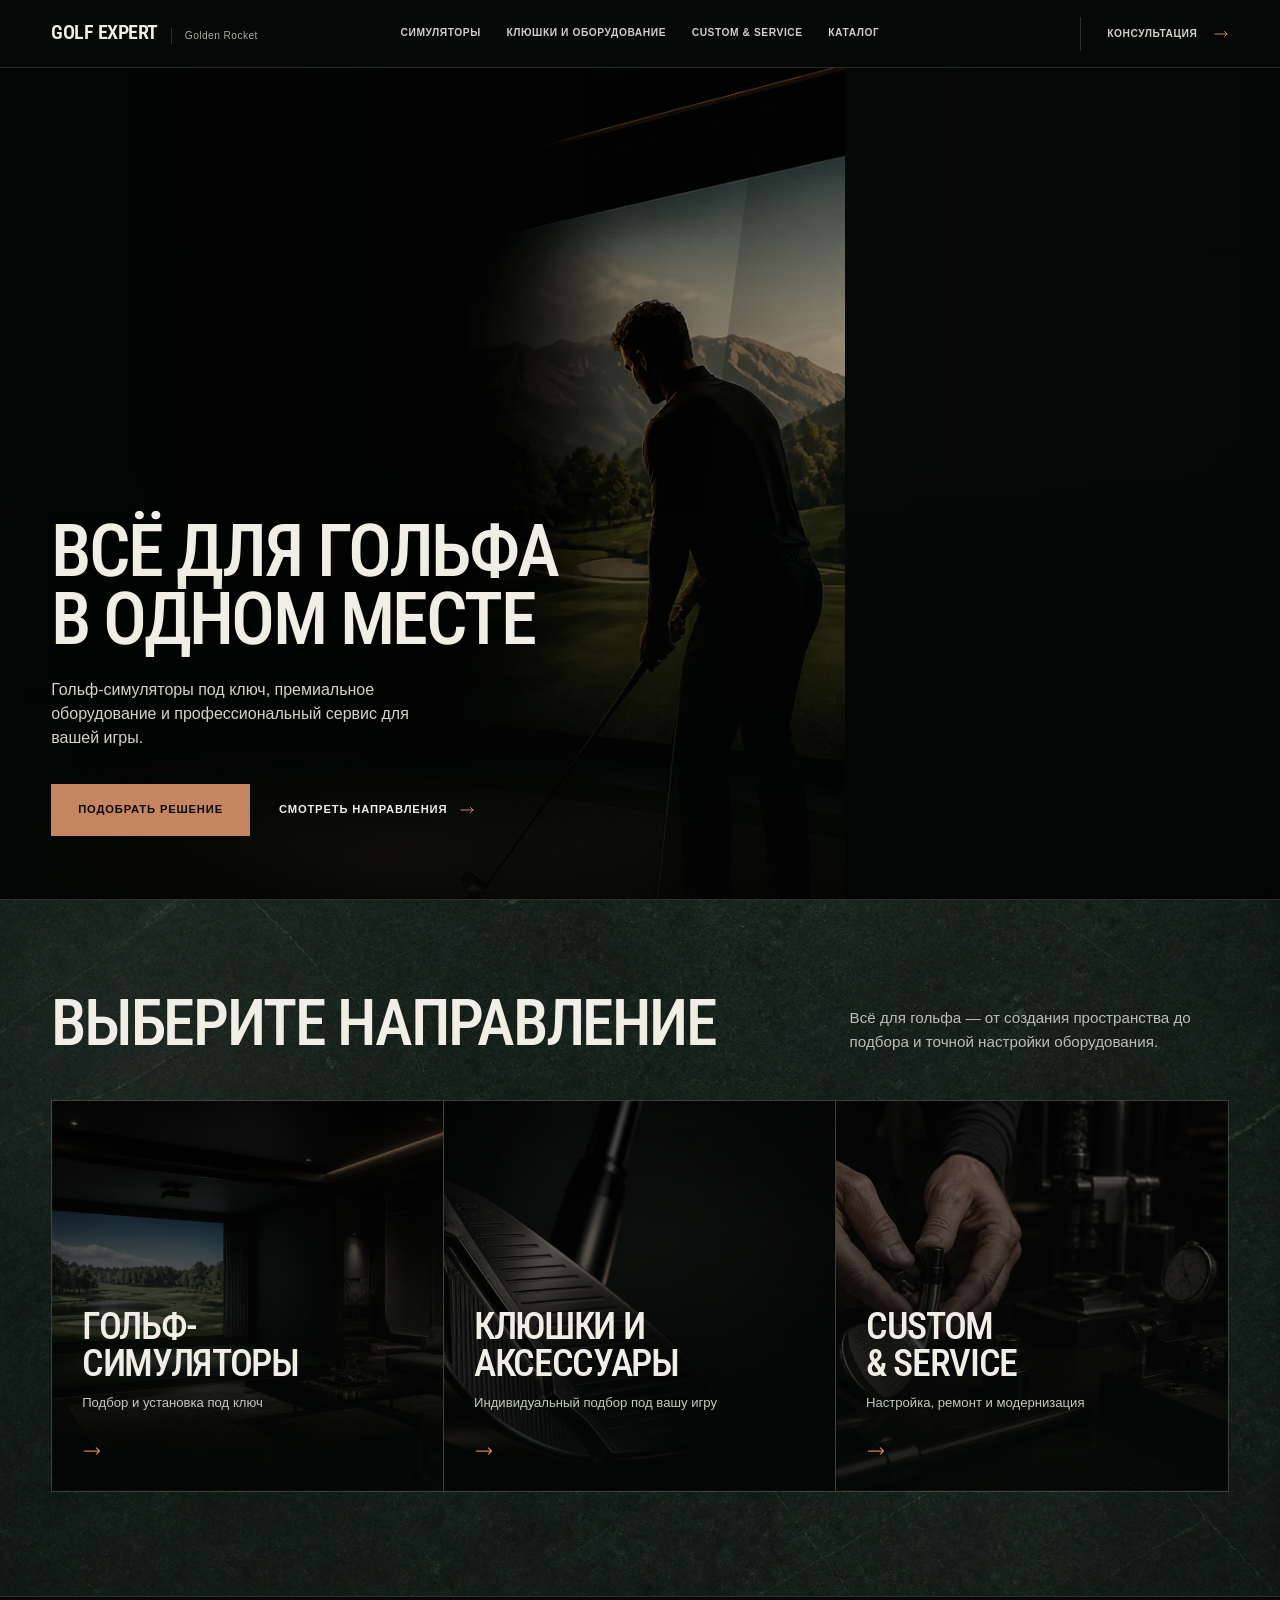
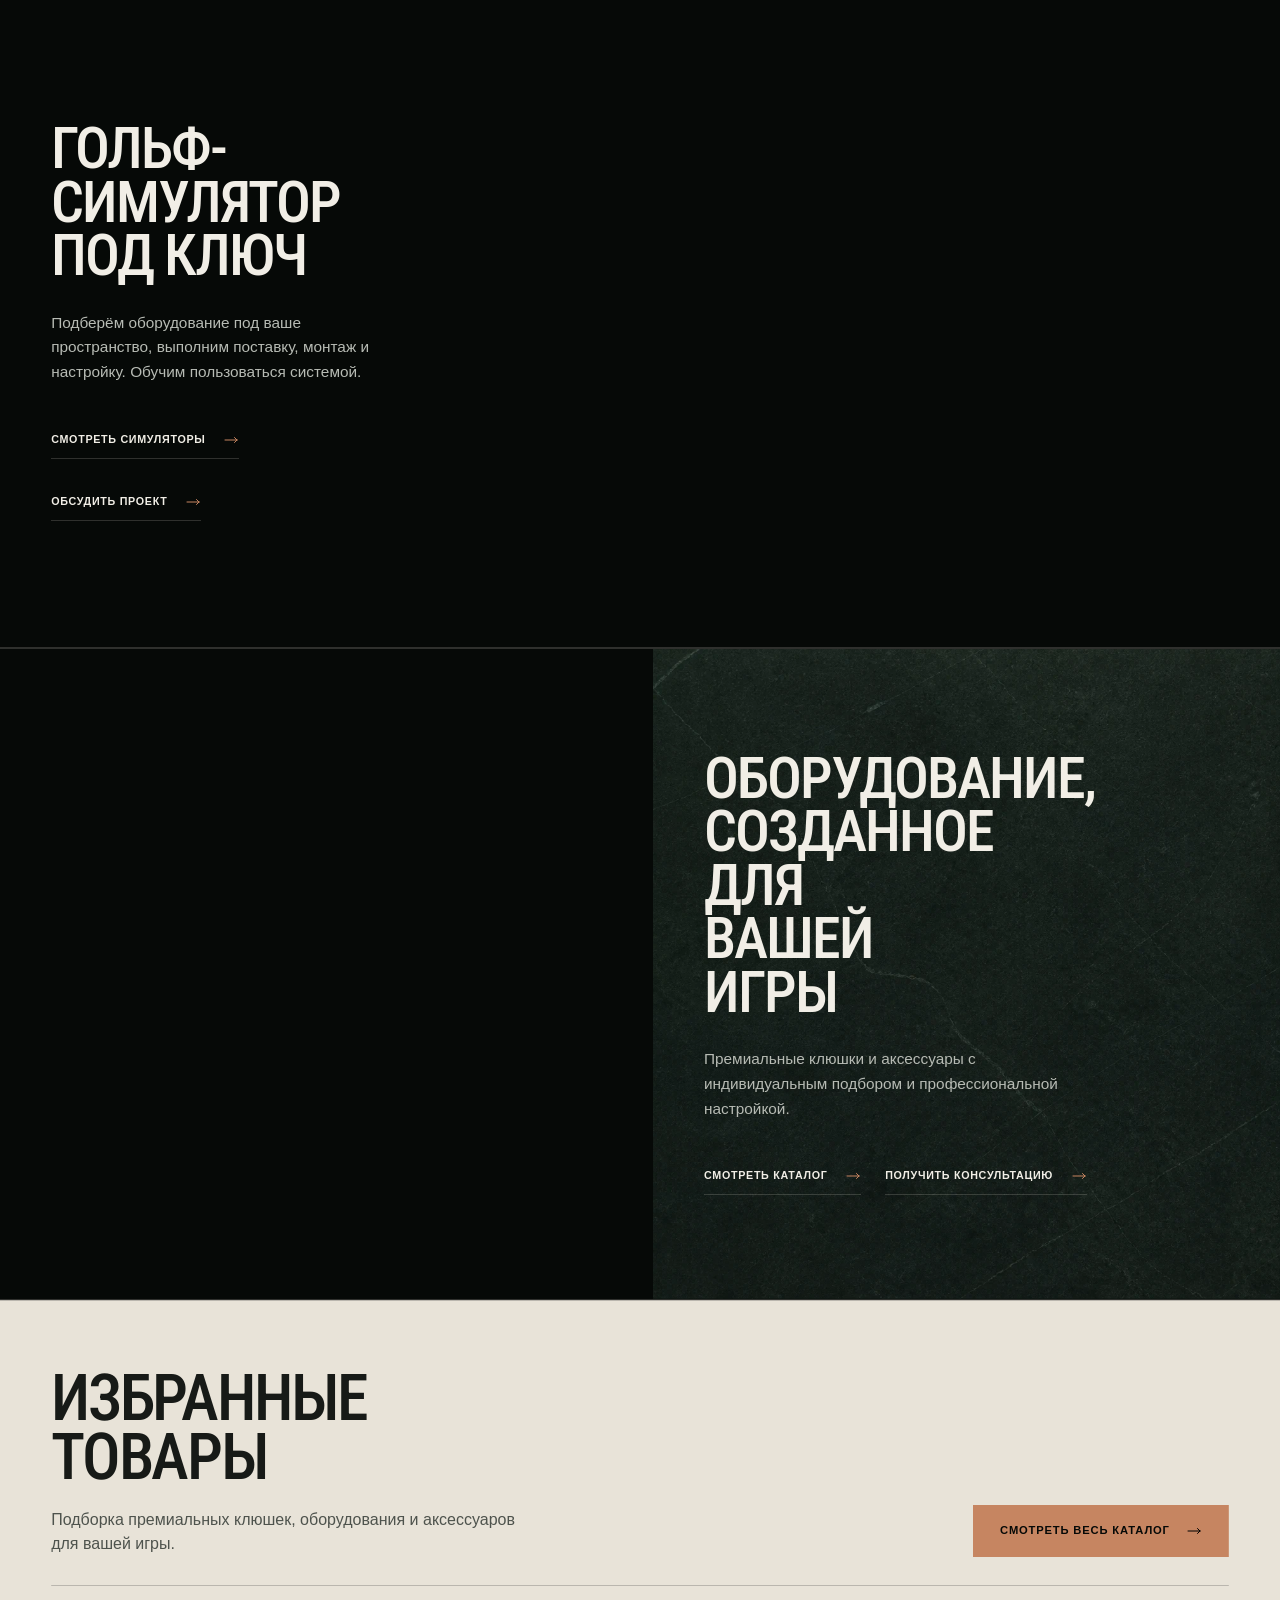
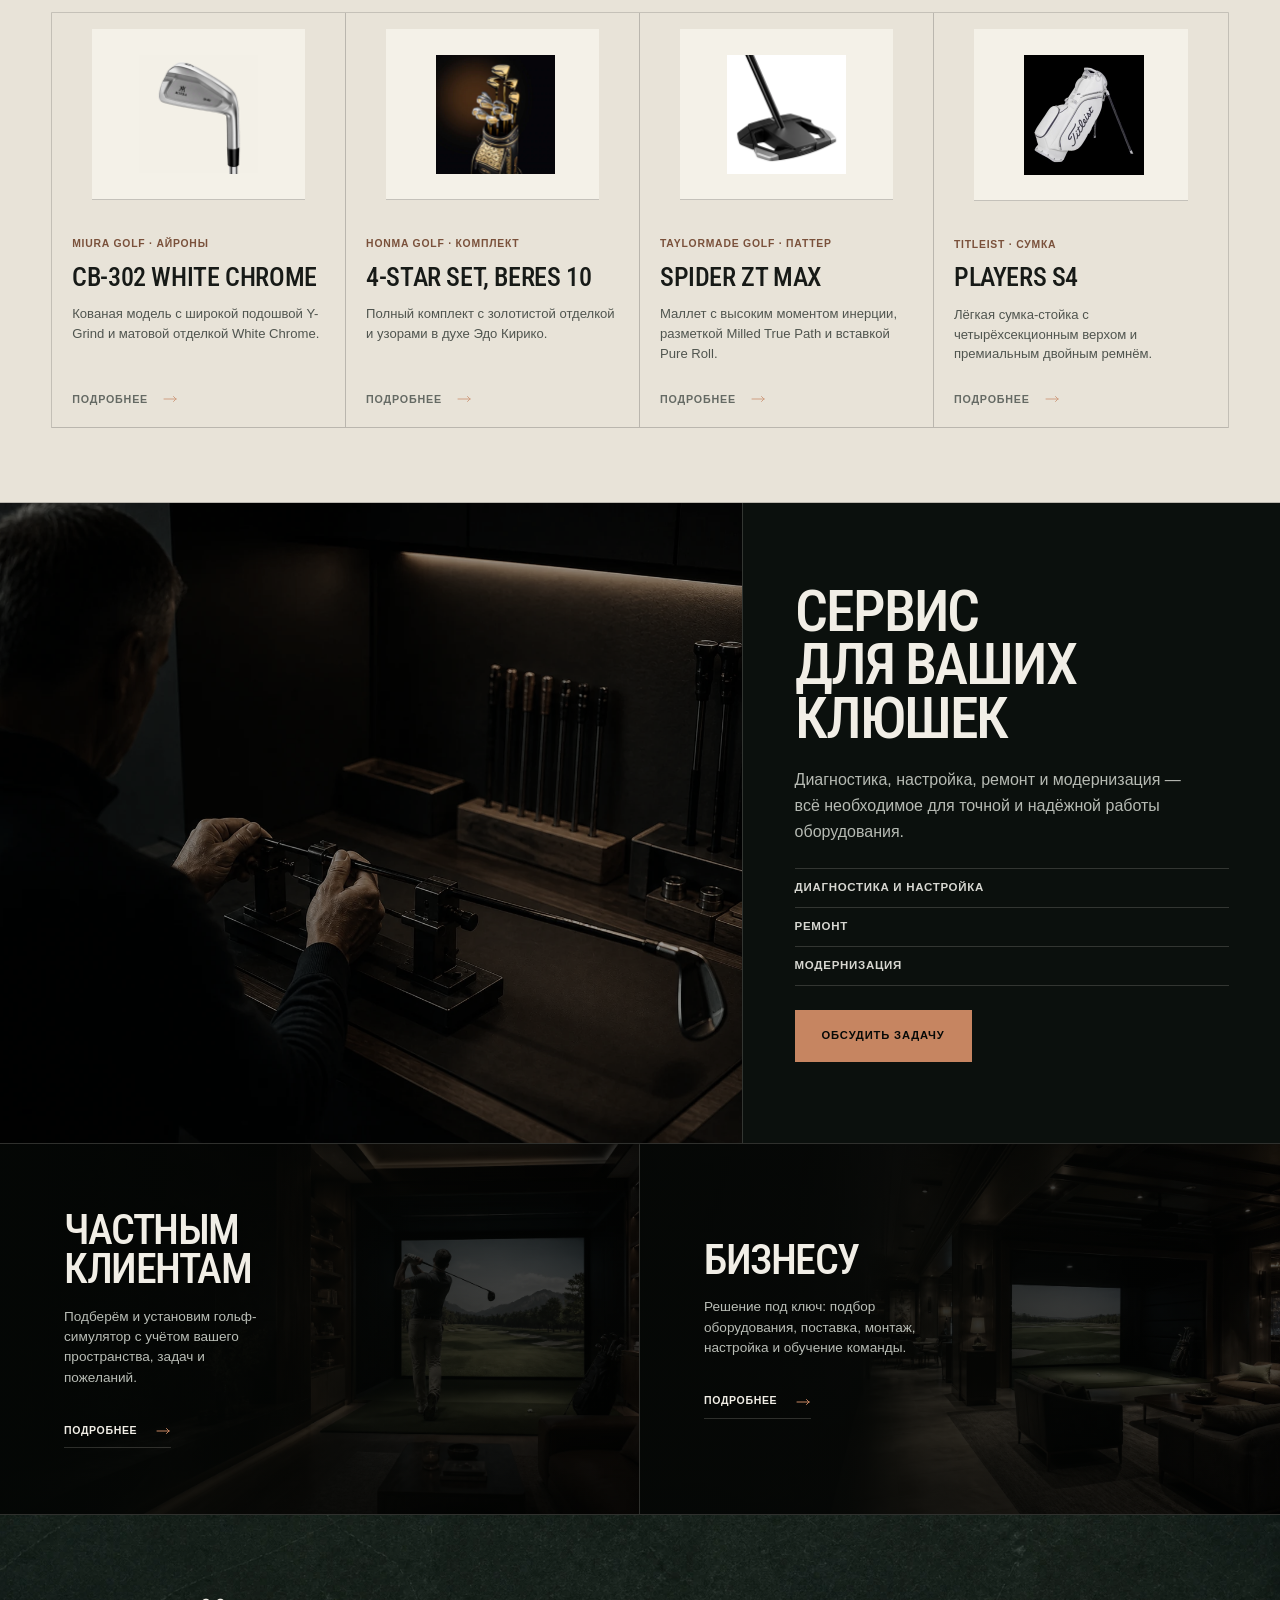
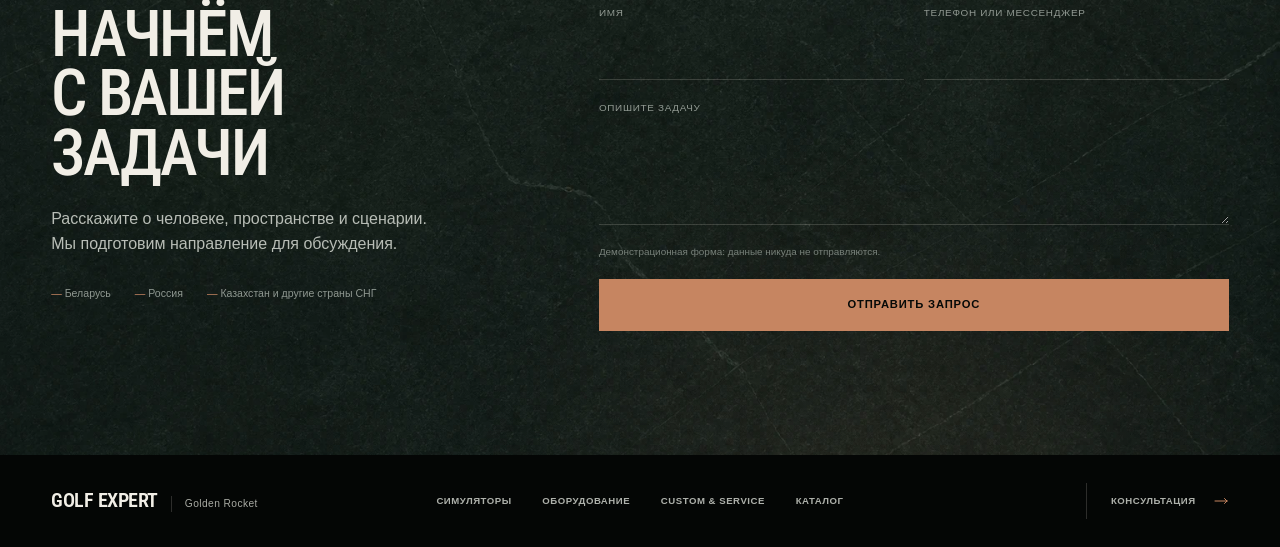
<file: index.html>
<!doctype html>
<html lang="ru">
<head>
  <meta charset="utf-8">
  <meta name="viewport" content="width=device-width, initial-scale=1, viewport-fit=cover">
  <meta name="description" content="GOLF EXPERT — индивидуальный подбор гольф-симуляторов, оборудования и сервисных решений.">
  <link rel="icon" href="data:,">
  <title>GOLF EXPERT — решение, собранное под вас</title>
  <link rel="stylesheet" href="css/tokens.css?v=3">
  <link rel="stylesheet" href="css/styles.css?v=7">
  <link rel="stylesheet" href="css/responsive.css?v=3">
  <link rel="stylesheet" href="css/redesign.css?v=19">
  <script src="js/main.js?v=3" defer></script>
</head>
<body class="architectural-fairway">
  <a class="skip-link" href="#main">К основному содержимому</a>

  <header class="af-header site-header" data-header>
    <a class="af-brand" href="index.html" aria-label="GOLF EXPERT / Golden Rocket — главная">
      <span>GOLF EXPERT</span>
      <small>Golden Rocket</small>
    </a>
    <nav class="af-nav primary-nav" id="primary-nav" aria-label="Основная навигация" data-nav>
      <a href="#simulators">Симуляторы</a>
      <a href="#equipment">Клюшки и оборудование</a>
      <a href="#service">Custom &amp; Service</a>
      <a href="catalog.html">Каталог</a>
    </nav>
    <button class="af-header-cta" type="button" data-dialog-open="Шапка сайта">Консультация <img class="af-icon" src="assets/icons/arrow-right.svg" alt=""></button>
    <button class="af-menu" type="button" aria-controls="primary-nav" aria-expanded="false" data-menu-toggle>Меню</button>
  </header>

  <main id="main">
    <section class="af-hero" aria-labelledby="hero-title">
      <div class="af-hero-room">
        <picture>
          <source media="(max-width: 520px)" srcset="assets/images/hero-mobile-before-shot-v1.webp" type="image/webp">
          <img src="assets/optimized/images/simulator-room-reference-v4.webp" alt="Концептуальная визуализация премиального гольф-пространства и оборудования" fetchpriority="high">
        </picture>
      </div>
      <div class="af-hero-club" aria-hidden="true">
        <picture>
          <source media="(min-width: 821px)" srcset="assets/optimized/images/hero-miura-reference-v4.webp" type="image/webp">
          <img src="[data-uri]" alt="" fetchpriority="high">
        </picture>
      </div>
      <div class="af-hero-shade" aria-hidden="true"></div>
      <div class="af-hero-content">
        <h1 id="hero-title"><span>ВСЁ ДЛЯ ГОЛЬФА</span> <span>В ОДНОМ МЕСТЕ</span></h1>
        <p>Гольф-симуляторы под ключ, премиальное оборудование и профессиональный сервис для вашей игры.</p>
        <div class="af-actions">
          <button class="af-button af-button--copper" type="button" data-dialog-open="Подобрать решение">Подобрать решение</button>
          <a class="af-button af-button--text" href="#directions">Смотреть направления <img class="af-icon" src="assets/icons/arrow-right.svg" alt=""></a>
        </div>
      </div>
    </section>

    <section class="af-directions" id="directions" aria-labelledby="directions-title" data-motion="directions">
      <div class="af-section-title">
        <h2 id="directions-title">ВЫБЕРИТЕ НАПРАВЛЕНИЕ</h2>
        <p>Всё для гольфа — от создания пространства до подбора и точной настройки оборудования.</p>
      </div>
      <div class="af-direction-grid">
        <a class="af-direction" href="#simulators">
          <picture>
            <source media="(max-width: 520px)" srcset="assets/optimized/images/simulator-room-960.webp" type="image/webp">
            <img src="assets/optimized/images/simulator-room.webp" alt="Интерьер с гольф-симулятором" loading="lazy">
          </picture>
          <span class="af-direction-shade"></span>
          <div><h3>ГОЛЬФ-СИМУЛЯТОРЫ</h3><p>Подбор и установка под ключ</p><img class="af-icon af-arrow" src="assets/icons/arrow-right.svg" alt=""></div>
        </a>
        <a class="af-direction" href="#equipment">
          <img src="assets/optimized/images/hero-club-960.webp" alt="Головка гольф-клюшки" loading="lazy">
          <span class="af-direction-shade"></span>
          <div><h3>КЛЮШКИ И АКСЕССУАРЫ</h3><p>Индивидуальный подбор под вашу игру</p><img class="af-icon af-arrow" src="assets/icons/arrow-right.svg" alt=""></div>
        </a>
        <a class="af-direction" href="#service">
          <img src="assets/optimized/images/custom-workshop-960.webp" alt="Работа с гольф-клюшкой в мастерской" loading="lazy">
          <span class="af-direction-shade"></span>
          <div><h3>CUSTOM &amp; SERVICE</h3><p>Настройка, ремонт и модернизация</p><img class="af-icon af-arrow" src="assets/icons/arrow-right.svg" alt=""></div>
        </a>
      </div>
    </section>

    <section class="af-story af-story--simulator" id="simulators" aria-labelledby="simulator-title" data-motion="story-simulator">
      <div class="af-story-copy">
        <h2 id="simulator-title"><span class="af-story-title-line">ГОЛЬФ-СИМУЛЯТОР</span><span class="af-story-title-line">ПОД КЛЮЧ</span></h2>
        <p>Подберём оборудование под ваше пространство, выполним поставку, монтаж и настройку. Обучим пользоваться системой.</p>
        <div class="af-story-links">
          <a href="catalog.html?category=simulators">Смотреть симуляторы <img class="af-icon" src="assets/icons/arrow-right.svg" alt=""></a>
          <button class="af-mobile-secondary-action" type="button" data-dialog-open="Подбор симулятора">Обсудить проект <img class="af-icon" src="assets/icons/arrow-right.svg" alt=""></button>
        </div>
      </div>
      <figure class="af-story-media">
        <picture>
          <source media="(max-width: 520px)" srcset="assets/images/simulator-mobile-section-v1.webp" type="image/webp">
          <img src="assets/optimized/images/simulator-room.webp" alt="Концептуальная визуализация премиального пространства с гольф-симулятором" loading="lazy">
        </picture>
      </figure>
    </section>

    <section class="af-story af-story--equipment" id="equipment" aria-labelledby="equipment-title" data-motion="story-equipment">
      <figure class="af-story-media">
        <picture>
          <source media="(max-width: 520px)" srcset="assets/images/equipment-object-mobile-v1.webp" type="image/webp">
          <img src="assets/optimized/images/equipment-set.webp" alt="Концептуальная предметная композиция с гольф-клюшками и оборудованием" loading="lazy">
        </picture>
      </figure>
      <div class="af-story-copy">
        <h2 id="equipment-title"><span class="af-story-title-line">ОБОРУДОВАНИЕ,</span><span class="af-story-title-line">СОЗДАННОЕ</span><span class="af-story-title-line">ДЛЯ ВАШЕЙ ИГРЫ</span></h2>
        <p>Премиальные клюшки и аксессуары с индивидуальным подбором и профессиональной настройкой.</p>
        <div class="af-story-links">
          <a href="catalog.html">Смотреть каталог <img class="af-icon" src="assets/icons/arrow-right.svg" alt=""></a>
          <button class="af-mobile-secondary-action" type="button" data-dialog-open="Клюшки и оборудование">Получить консультацию <img class="af-icon" src="assets/icons/arrow-right.svg" alt=""></button>
        </div>
      </div>
    </section>

    <section class="af-featured" id="featured" aria-labelledby="featured-title" data-motion="featured">
      <div class="af-featured-head">
        <div>
          <h2 id="featured-title">ИЗБРАННЫЕ ТОВАРЫ</h2>
          <p>Подборка премиальных клюшек, оборудования и аксессуаров для вашей игры.</p>
        </div>
        <a href="catalog.html">Смотреть весь каталог <img class="af-icon" src="assets/icons/arrow-right.svg" alt=""></a>
      </div>
      <div class="af-featured-grid" role="region" aria-label="Избранные товары, горизонтальный список" tabindex="0">
        <article class="af-product-placeholder">
          <figure>
            <img src="assets/optimized/catalog/miura/cb-302-white-chrome/01-800.webp" srcset="assets/optimized/catalog/miura/cb-302-white-chrome/01-480.webp 480w, assets/optimized/catalog/miura/cb-302-white-chrome/01-800.webp 800w" sizes="(max-width: 520px) calc(100vw - 82px), (max-width: 1180px) calc((100vw - 116px) / 2), calc((100vw - 144px) / 4)" alt="Айроны Miura CB-302 White Chrome" loading="lazy" decoding="async">
          </figure>
          <div>
            <p class="af-product-meta">Miura Golf · Айроны</p>
            <h3>CB-302 White Chrome</h3>
            <p>Кованая модель с широкой подошвой Y-Grind и матовой отделкой White Chrome.</p>
            <a class="af-placeholder-action" href="product.html?product=miura-cb-302-white-chrome">Подробнее <img class="af-icon" src="assets/icons/arrow-right.svg" alt=""></a>
          </div>
        </article>
        <article class="af-product-placeholder">
          <figure>
            <img src="assets/optimized/catalog/honma/4-star-set-beres-10/01-800.webp" srcset="assets/optimized/catalog/honma/4-star-set-beres-10/01-480.webp 480w, assets/optimized/catalog/honma/4-star-set-beres-10/01-800.webp 800w" sizes="(max-width: 520px) calc(100vw - 82px), (max-width: 1180px) calc((100vw - 116px) / 2), calc((100vw - 144px) / 4)" alt="Комплект клюшек HONMA 4-Star BERES 10" loading="lazy" decoding="async">
          </figure>
          <div>
            <p class="af-product-meta">HONMA Golf · Комплект</p>
            <h3>4-STAR SET, BERES 10</h3>
            <p>Полный комплект с золотистой отделкой и узорами в духе Эдо Кирико.</p>
            <a class="af-placeholder-action" href="product.html?product=honma-beres-10-4-star-set">Подробнее <img class="af-icon" src="assets/icons/arrow-right.svg" alt=""></a>
          </div>
        </article>
        <article class="af-product-placeholder">
          <figure>
            <img src="assets/optimized/catalog/taylormade/spider-zt-max/01-800.webp" srcset="assets/optimized/catalog/taylormade/spider-zt-max/01-480.webp 480w, assets/optimized/catalog/taylormade/spider-zt-max/01-800.webp 800w" sizes="(max-width: 520px) calc(100vw - 82px), (max-width: 1180px) calc((100vw - 116px) / 2), calc((100vw - 144px) / 4)" alt="Паттер TaylorMade Spider ZT Max" loading="lazy" decoding="async">
          </figure>
          <div>
            <p class="af-product-meta">TaylorMade Golf · Паттер</p>
            <h3>Spider ZT Max</h3>
            <p>Маллет с высоким моментом инерции, разметкой Milled True Path и вставкой Pure Roll.</p>
            <a class="af-placeholder-action" href="product.html?product=taylormade-spider-zt-max">Подробнее <img class="af-icon" src="assets/icons/arrow-right.svg" alt=""></a>
          </div>
        </article>
        <article class="af-product-placeholder">
          <figure>
            <img src="assets/optimized/catalog/titleist/players-s4/01-800.webp" srcset="assets/optimized/catalog/titleist/players-s4/01-480.webp 480w, assets/optimized/catalog/titleist/players-s4/01-800.webp 800w" sizes="(max-width: 520px) calc(100vw - 82px), (max-width: 1180px) calc((100vw - 116px) / 2), calc((100vw - 144px) / 4)" alt="Сумка Titleist Players S4" loading="lazy" decoding="async">
          </figure>
          <div>
            <p class="af-product-meta">Titleist · Сумка</p>
            <h3>Players S4</h3>
            <p>Лёгкая сумка-стойка с четырёхсекционным верхом и премиальным двойным ремнём.</p>
            <a class="af-placeholder-action" href="product.html?product=titleist-players-s4">Подробнее <img class="af-icon" src="assets/icons/arrow-right.svg" alt=""></a>
          </div>
        </article>
      </div>
    </section>

    <section class="af-service" id="service" aria-labelledby="service-title" data-motion="service">
      <div class="af-service-media">
        <img src="assets/optimized/images/service-workshop-v2.webp" alt="Концептуальный кадр настройки гольф-клюшки в мастерской" loading="lazy">
      </div>
      <div class="af-service-copy">
        <h2 id="service-title">СЕРВИС<br>ДЛЯ ВАШИХ<br>КЛЮШЕК</h2>
        <p>Диагностика, настройка, ремонт и модернизация — всё необходимое для точной и надёжной работы оборудования.</p>
        <ul><li>ДИАГНОСТИКА И НАСТРОЙКА</li><li>РЕМОНТ</li><li>МОДЕРНИЗАЦИЯ</li></ul>
        <button class="af-button af-button--copper" type="button" data-dialog-open="Custom &amp; Service">Обсудить задачу</button>
      </div>
    </section>

    <section class="af-audiences" aria-label="Решения для частных и корпоративных клиентов" data-motion="audiences">
      <article>
        <img src="assets/optimized/images/audience-private-home.webp" alt="Концептуальная визуализация частного пространства с гольф-симулятором" loading="lazy">
        <div><h2>ЧАСТНЫМ КЛИЕНТАМ</h2><p>Подберём и установим гольф-симулятор с учётом вашего пространства, задач и пожеланий.</p><button type="button" data-dialog-open="Частный клиент">Подробнее <img class="af-icon" src="assets/icons/arrow-right.svg" alt=""></button></div>
      </article>
      <article>
        <img src="assets/optimized/images/audience-business-lounge.webp" alt="Концептуальная визуализация коммерческого пространства с гольф-симулятором" loading="lazy">
        <div><h2>БИЗНЕСУ</h2><p>Решение под ключ: подбор оборудования, поставка, монтаж, настройка и обучение команды.</p><button type="button" data-dialog-open="Корпоративный клиент">Подробнее <img class="af-icon" src="assets/icons/arrow-right.svg" alt=""></button></div>
      </article>
    </section>

    <section class="af-consultation" id="consultation" aria-labelledby="consultation-title" data-motion="consultation">
      <div class="af-consultation-copy">
        <h2 id="consultation-title">Начнём<br>с вашей задачи</h2>
        <p>Расскажите о человеке, пространстве и сценарии. Мы подготовим направление для обсуждения.</p>
        <ul><li>Беларусь</li><li>Россия</li><li>Казахстан и другие страны СНГ</li></ul>
      </div>
      <form class="af-form" data-prototype-form>
        <input type="hidden" name="context" value="Главная" data-context-input>
        <label><span>Имя</span><input type="text" name="name" autocomplete="name" required></label>
        <label><span>Телефон или мессенджер</span><input type="text" name="contact" autocomplete="tel" required></label>
        <label class="af-form-wide"><span>Опишите задачу</span><textarea name="message" rows="3"></textarea></label>
        <small>Демонстрационная форма: данные никуда не отправляются.</small>
        <button class="af-button af-button--copper" type="submit">Отправить запрос</button>
        <p class="af-form-status" role="status" aria-live="polite" data-form-status></p>
      </form>
    </section>
  </main>

  <footer class="af-footer">
    <a class="af-brand" href="index.html"><span>GOLF EXPERT</span><small>Golden Rocket</small></a>
    <nav aria-label="Навигация в подвале"><a href="#simulators">Симуляторы</a><a href="#equipment">Оборудование</a><a href="#service">Custom &amp; Service</a><a href="catalog.html">Каталог</a></nav>
    <button type="button" data-dialog-open="Подвал сайта">Консультация <img class="af-icon" src="assets/icons/arrow-right.svg" alt=""></button>
  </footer>

  <dialog class="consultation-dialog af-dialog" data-dialog aria-labelledby="dialog-title">
    <div class="dialog-card">
      <button class="dialog-close" type="button" data-dialog-close>Закрыть</button>
      <h2 id="dialog-title">Расскажите о задаче</h2>
      <p class="form-intro">Оставьте контакт — мы уточним детали и предложим подходящее решение.</p>
      <form class="consultation-form" data-prototype-form>
        <input type="hidden" name="context" value="Общий запрос" data-context-input>
        <div class="form-row">
          <label class="field"><span class="field-label">Имя</span><input type="text" name="name" autocomplete="name" required></label>
          <label class="field"><span class="field-label">Телефон или мессенджер</span><input type="text" name="contact" autocomplete="tel" required></label>
        </div>
        <label class="field"><span class="field-label">Что вас интересует</span><textarea name="message"></textarea></label>
        <small>Демонстрационная форма: данные никуда не отправляются.</small>
        <button class="button button--accent button--wide" type="submit">Отправить запрос</button>
        <p class="form-status" role="status" aria-live="polite" data-form-status></p>
      </form>
    </div>
  </dialog>
</body>
</html>
</file>
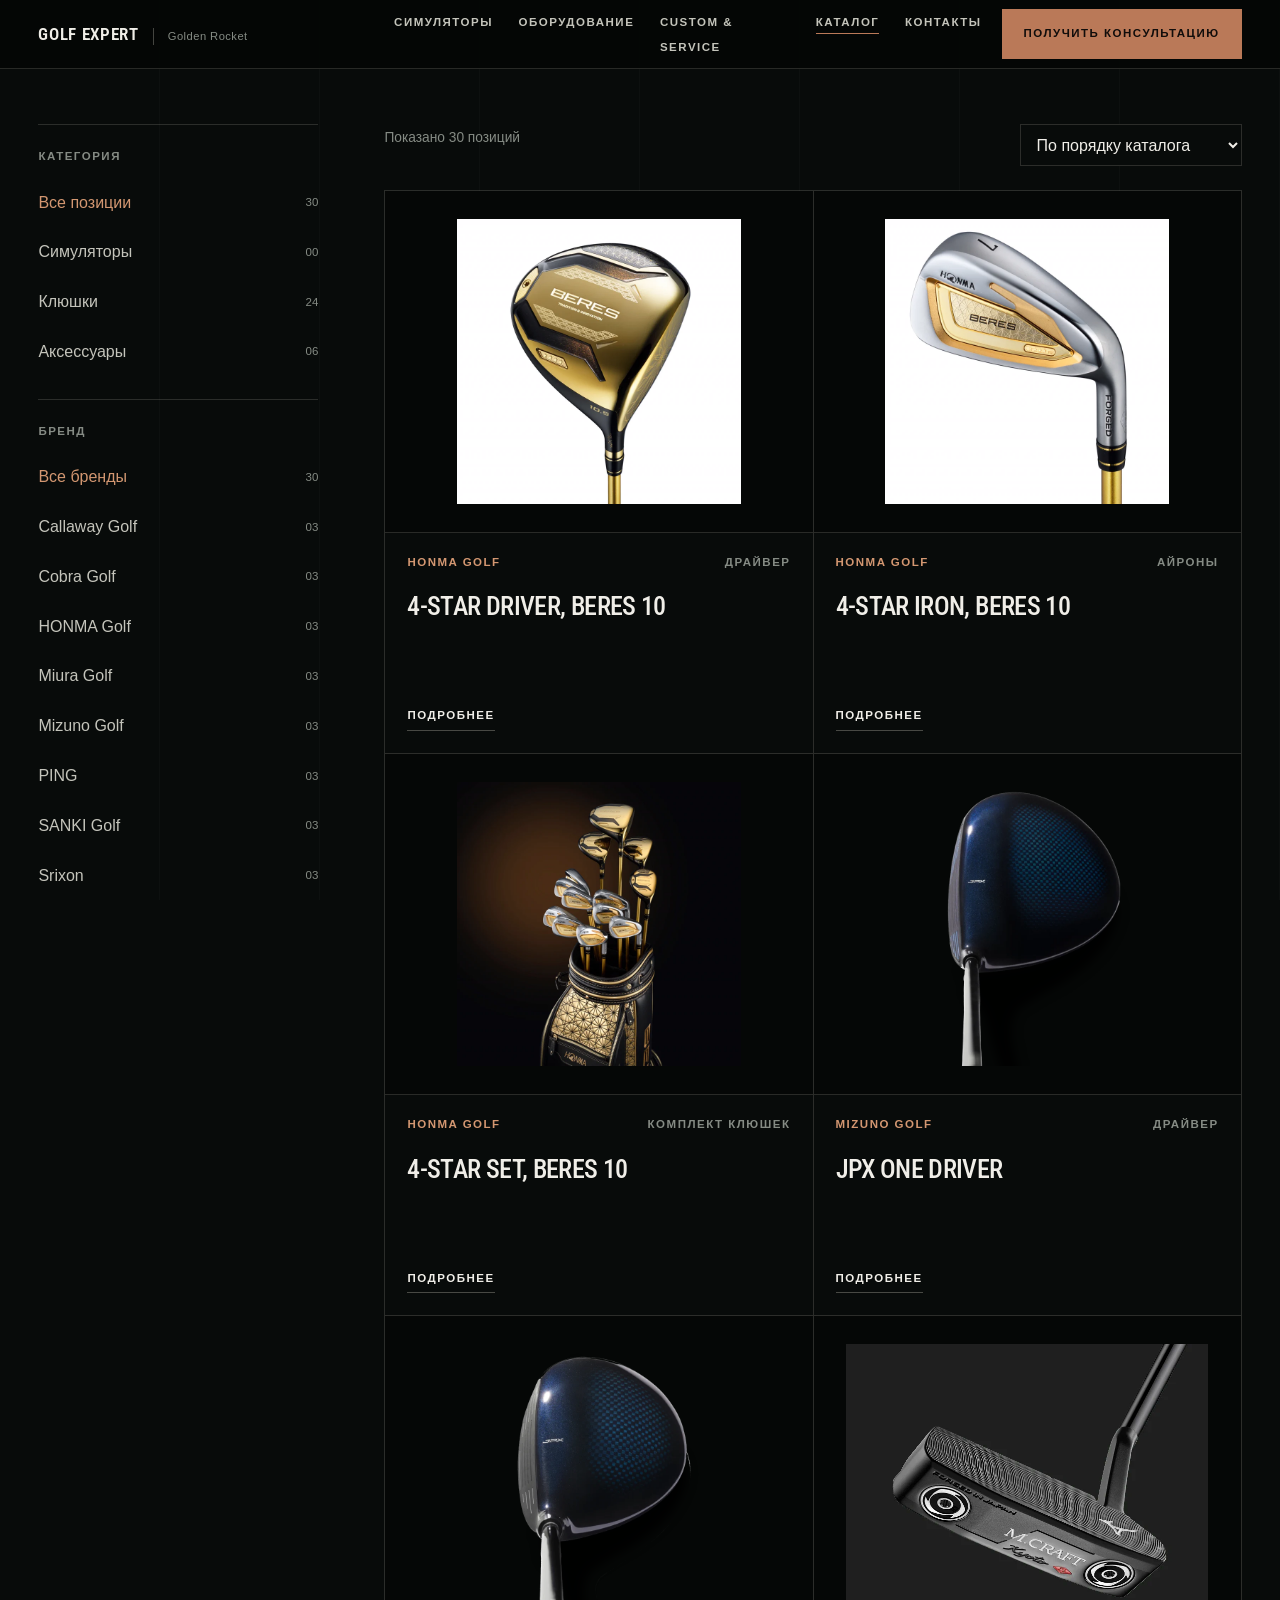
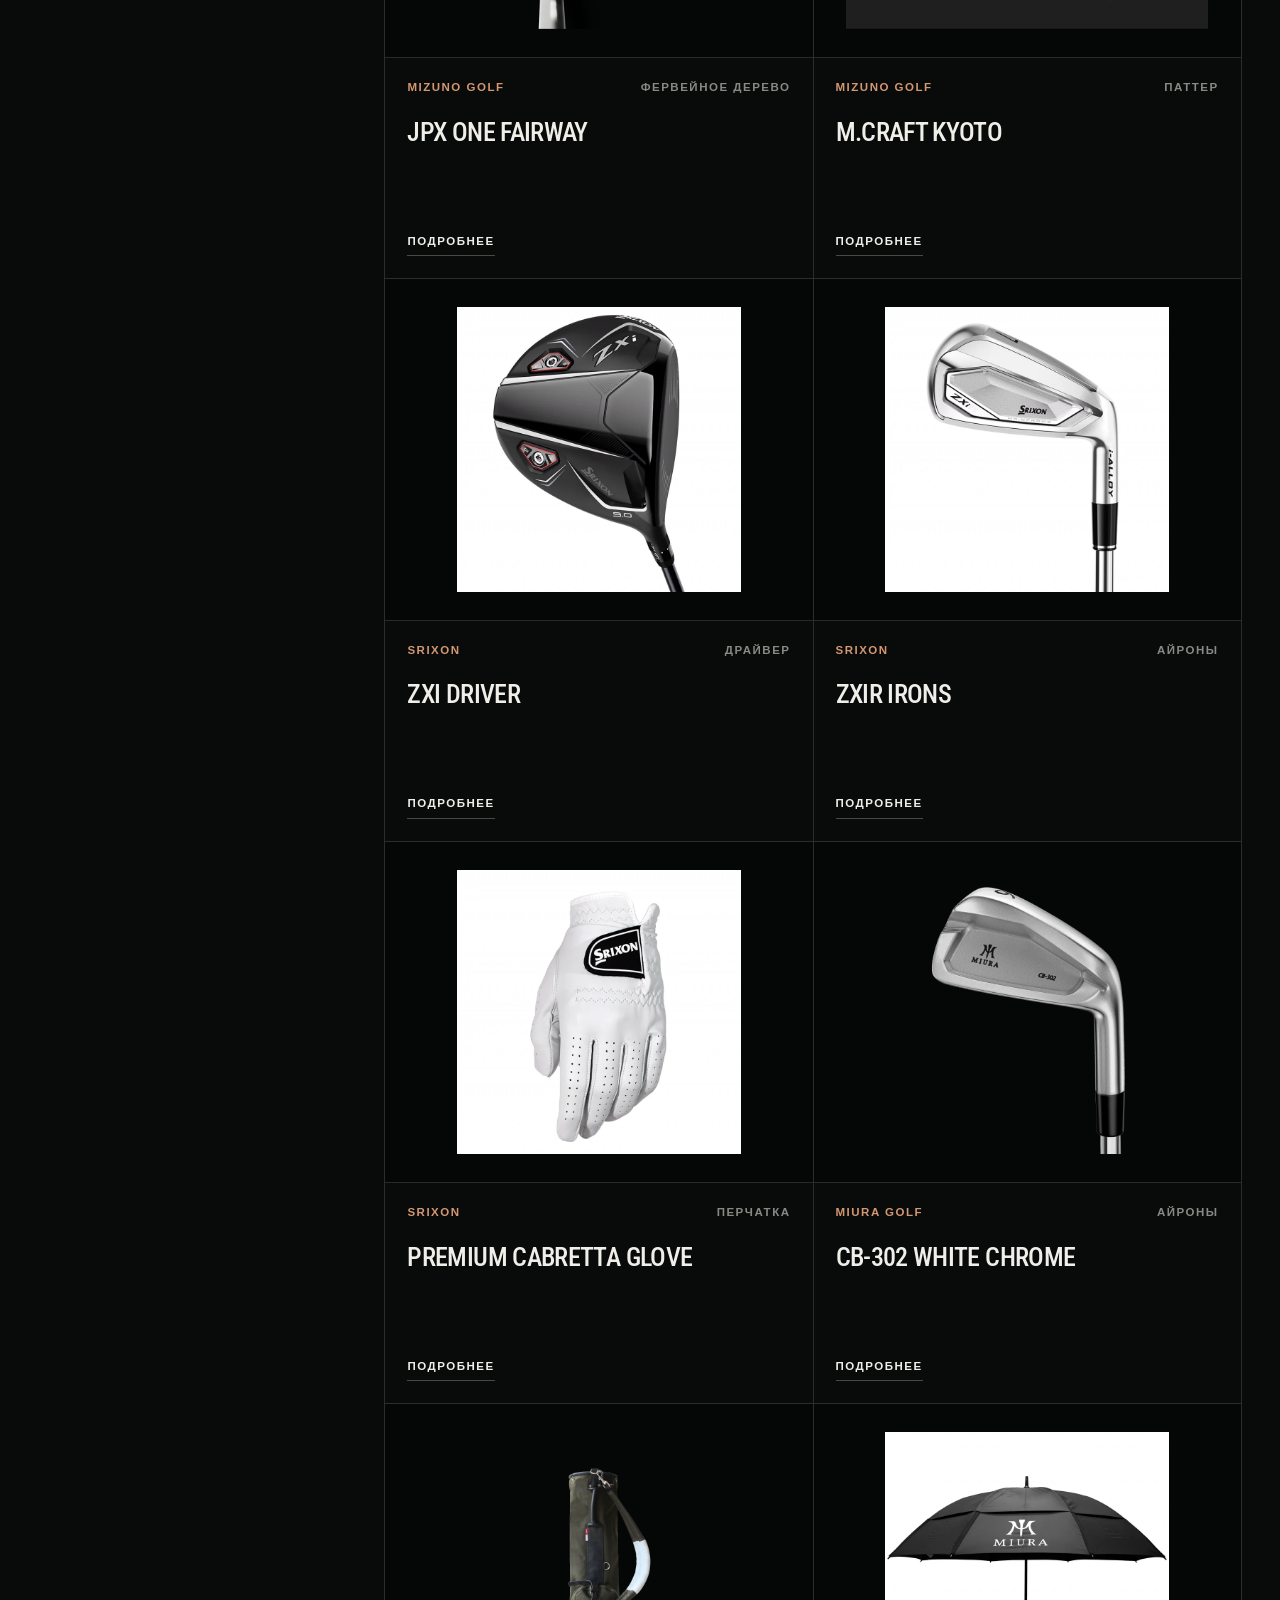
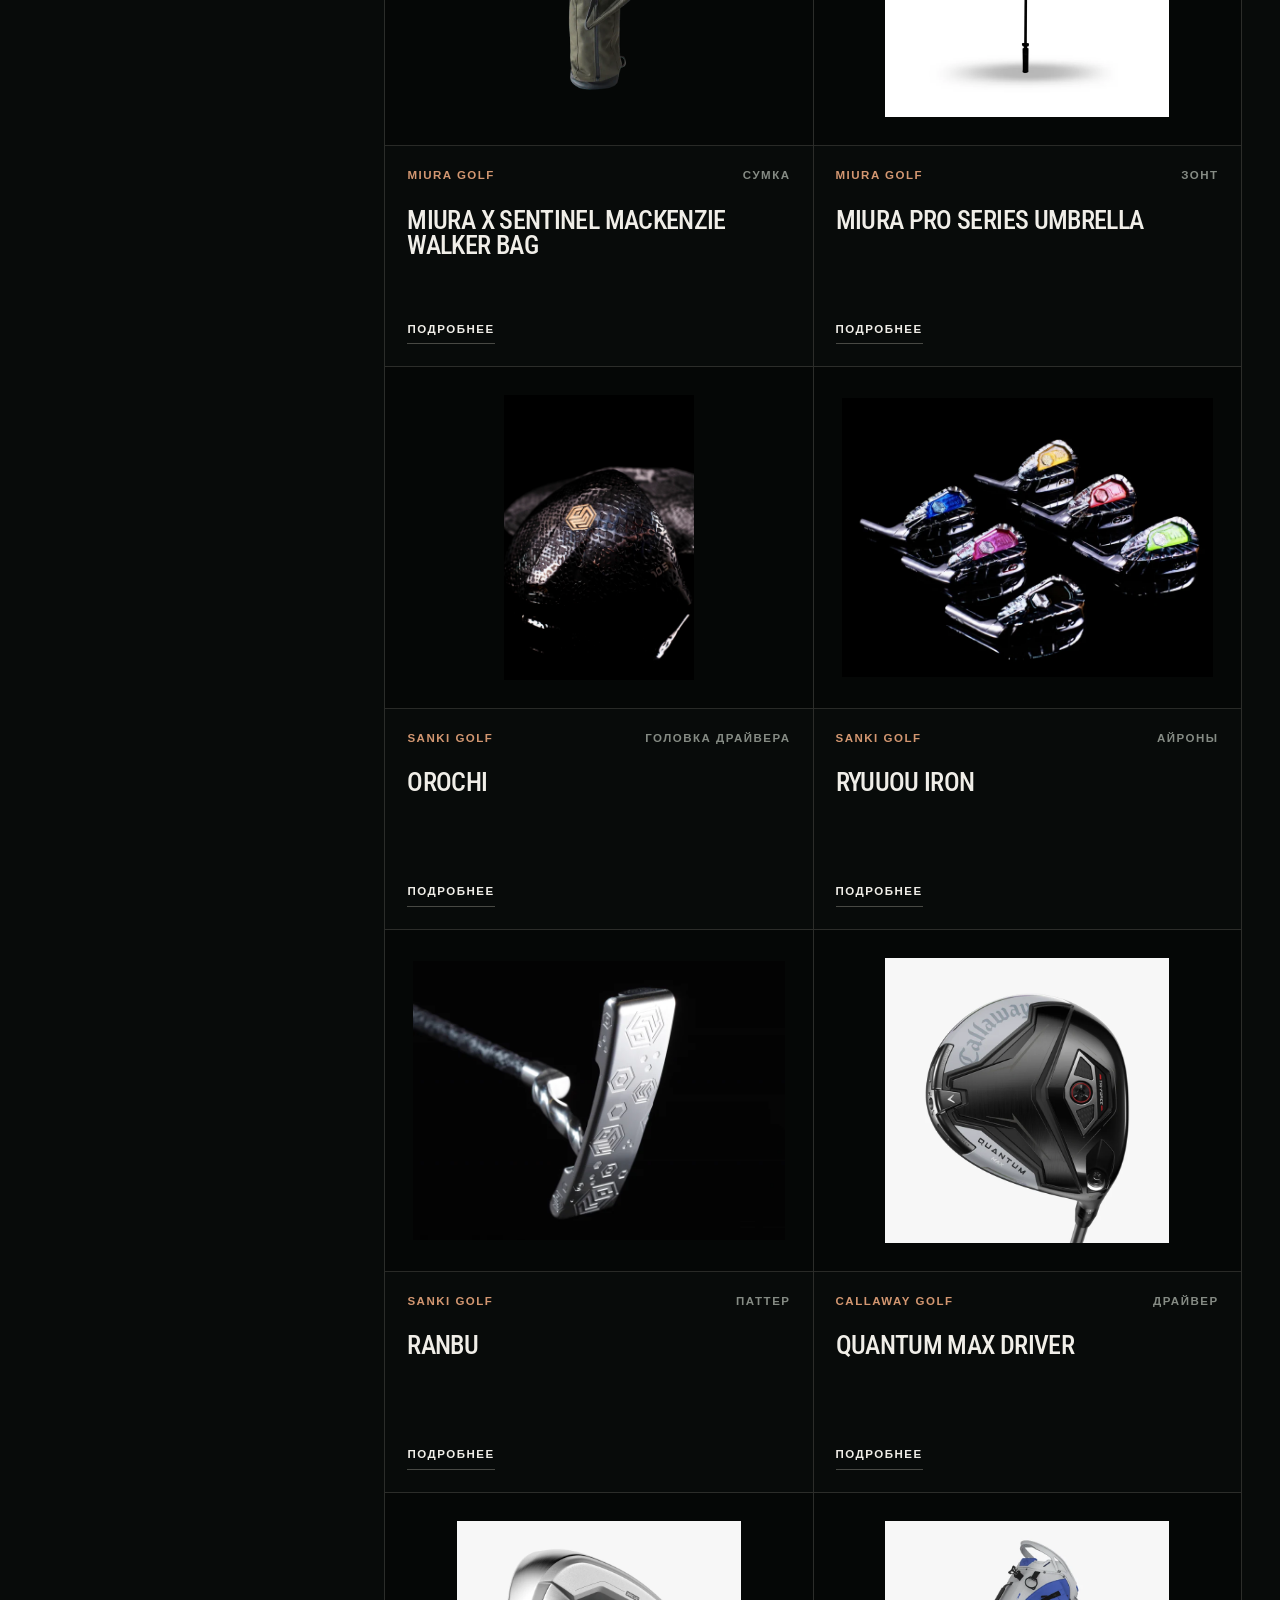
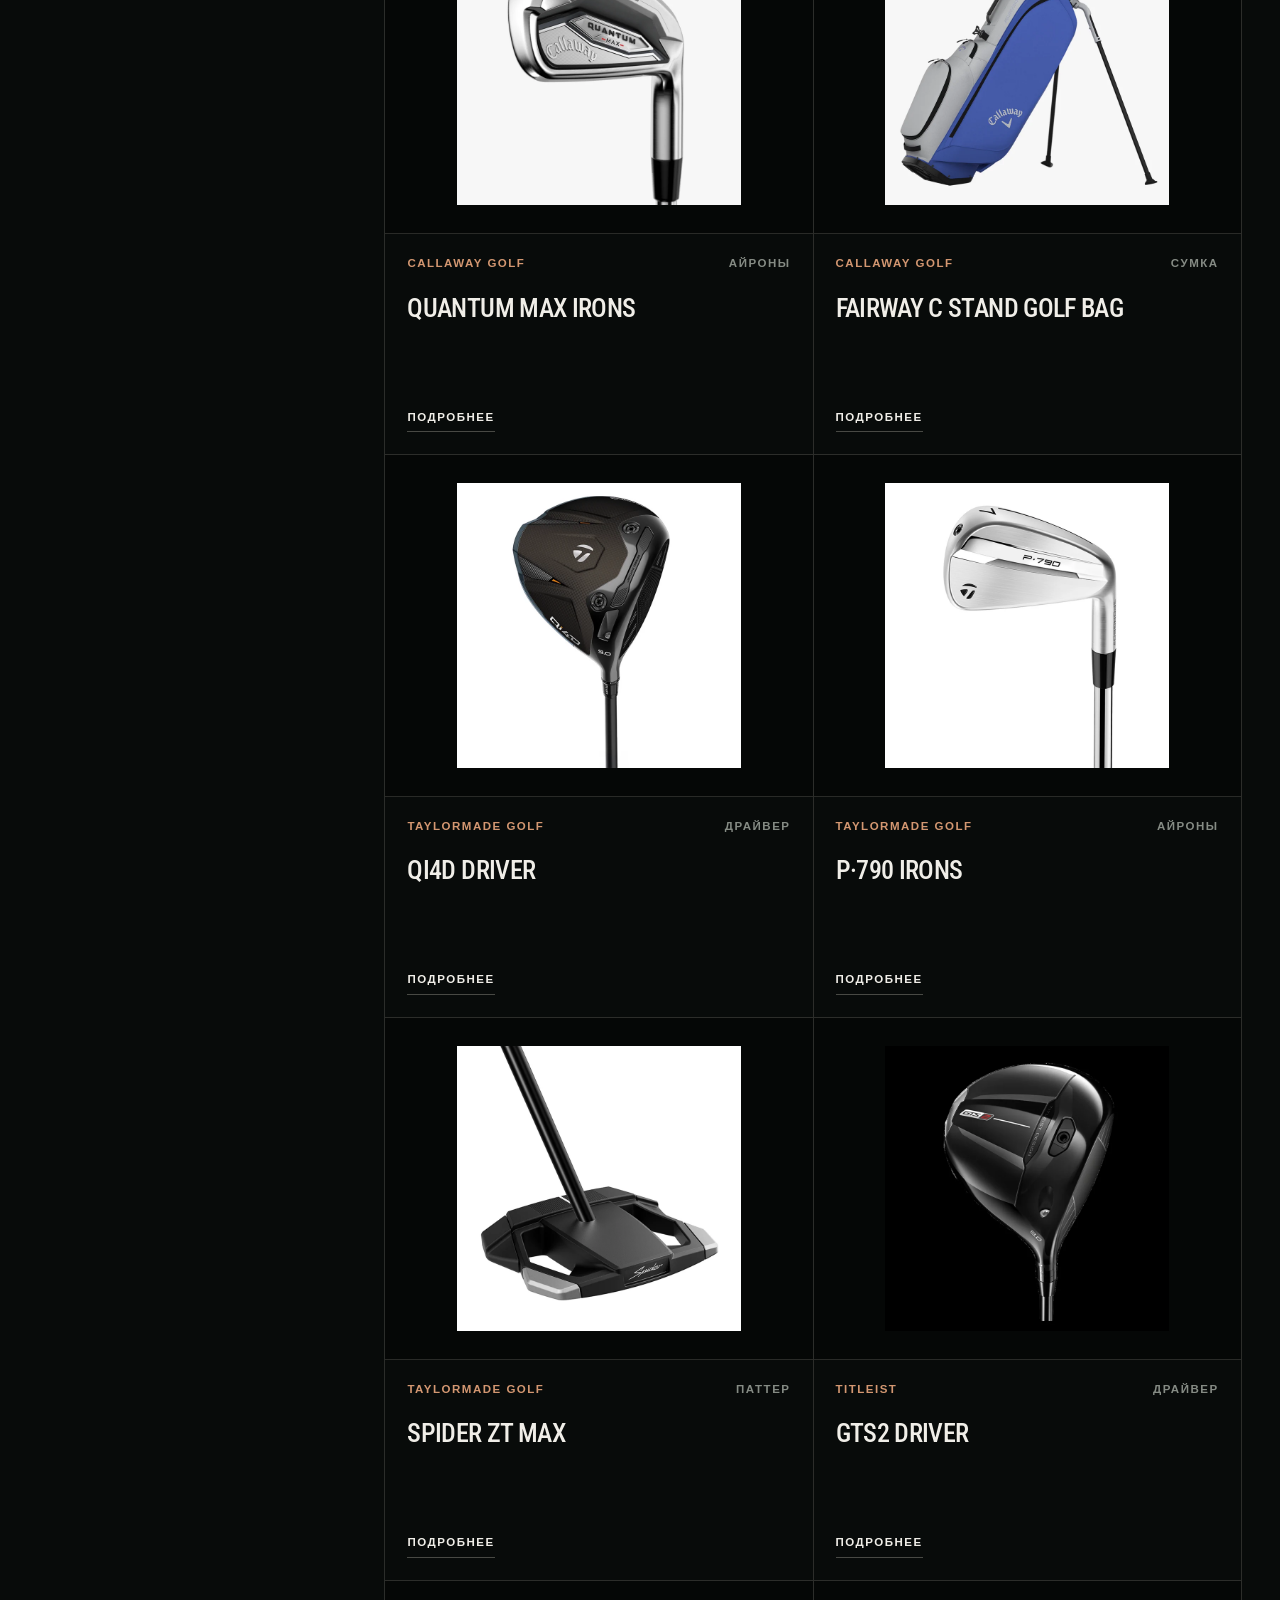
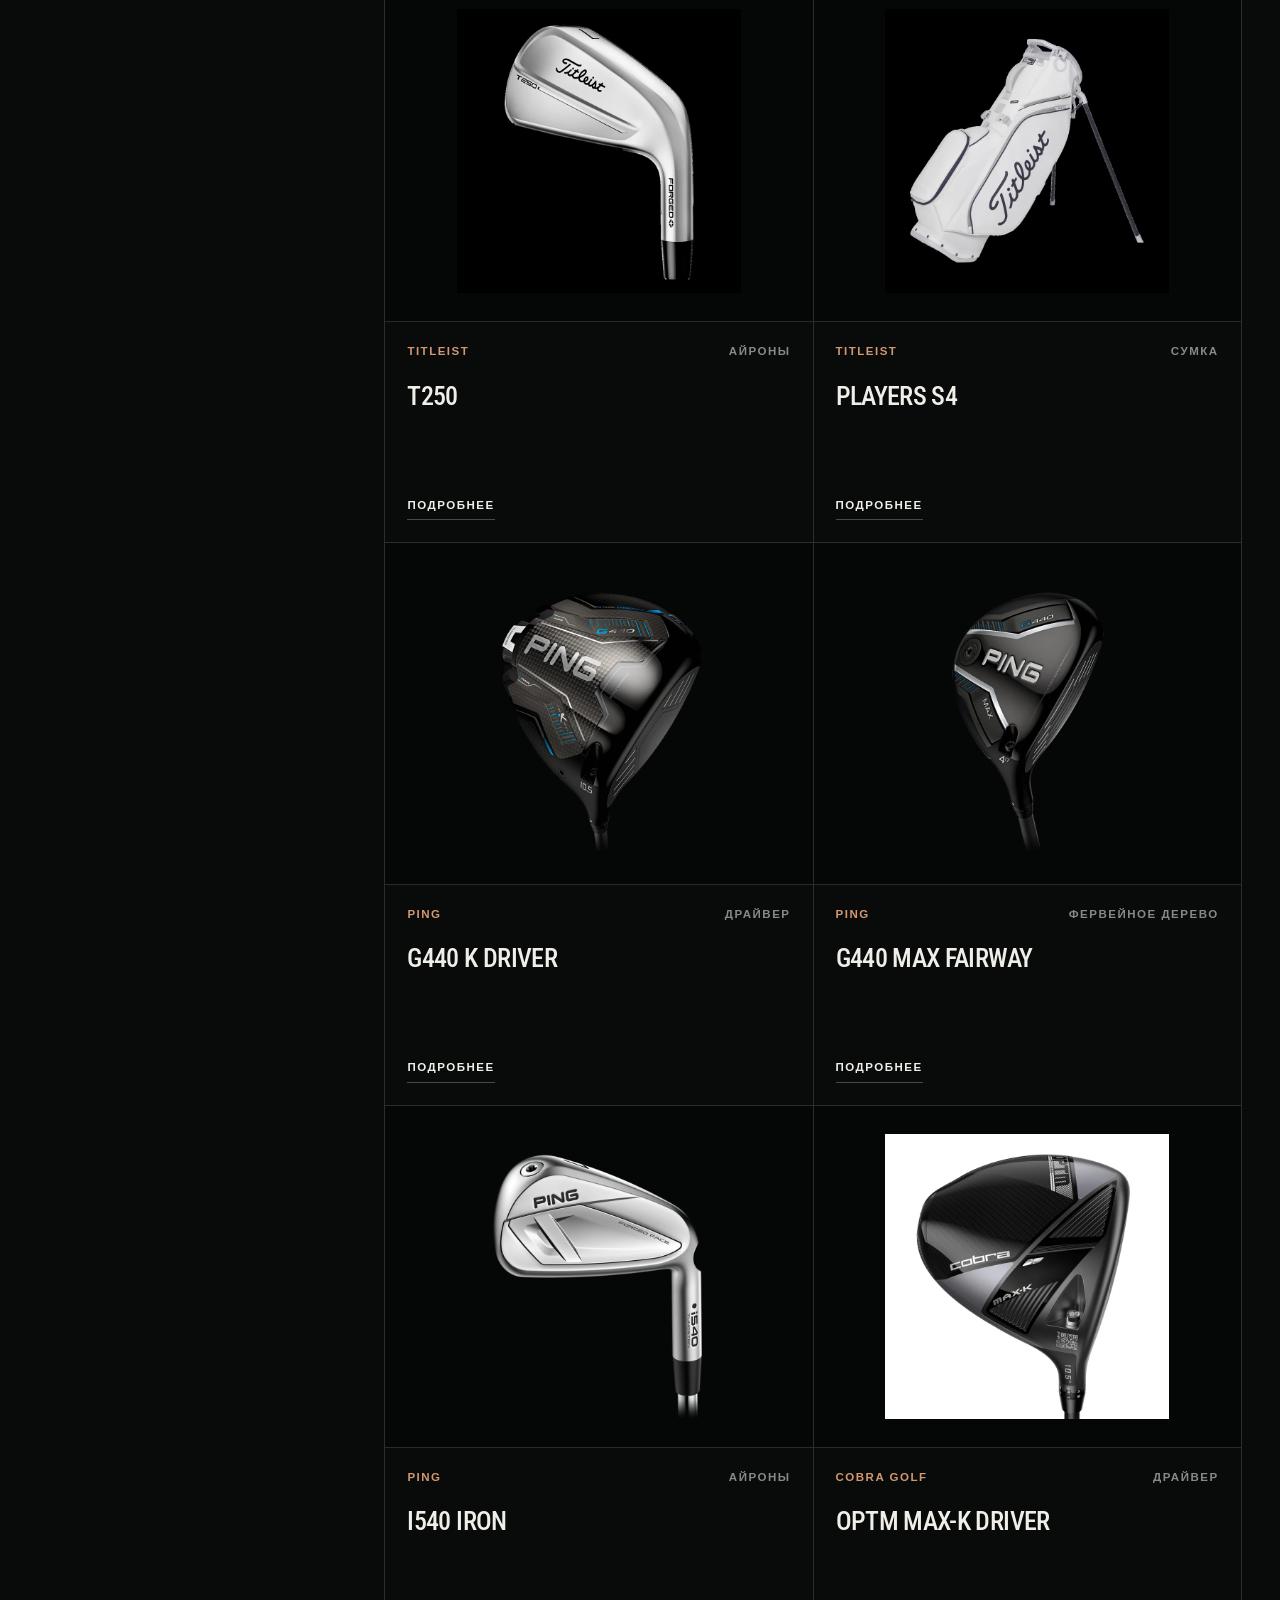
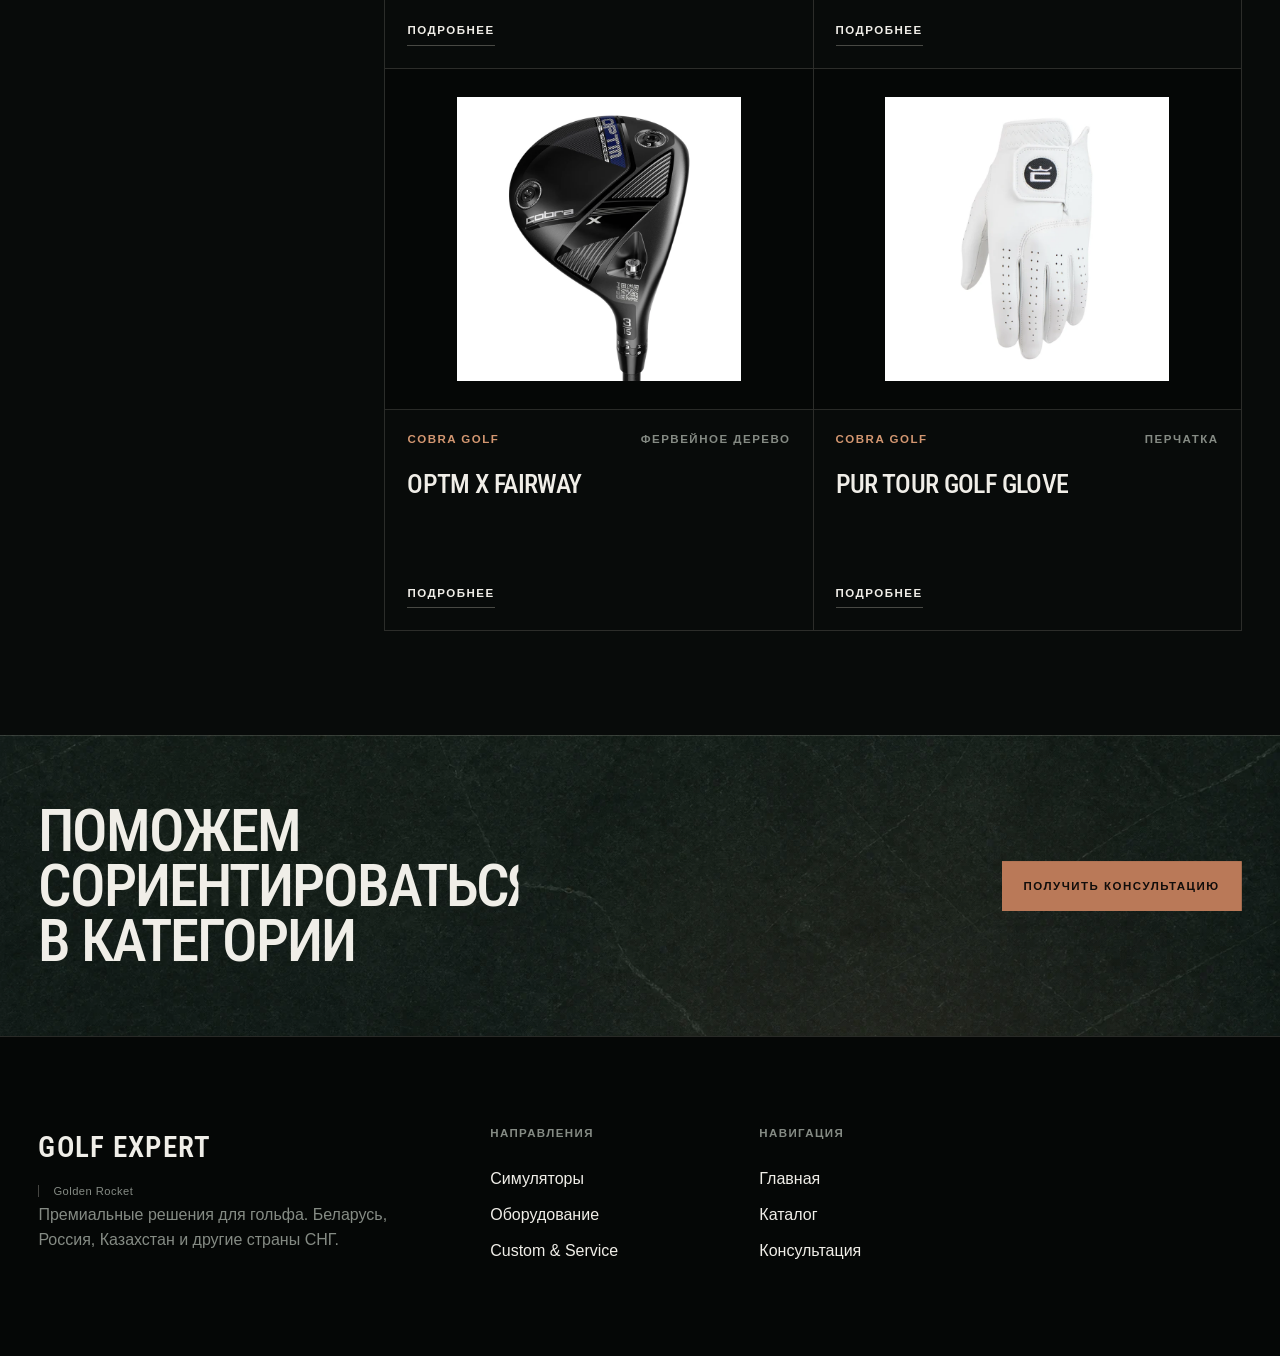
<file: catalog.html>
<!doctype html>
<html lang="ru">
<head>
  <meta charset="utf-8">
  <meta name="viewport" content="width=device-width, initial-scale=1">
  <meta name="description" content="Каталог премиальных гольф-клюшек, сумок, перчаток и аксессуаров GOLF EXPERT.">
  <link rel="icon" href="data:,">
  <title>Каталог — GOLF EXPERT</title>
  <link rel="stylesheet" href="css/tokens.css?v=2">
  <link rel="stylesheet" href="css/styles.css?v=7">
  <link rel="stylesheet" href="css/responsive.css?v=5">
  <script src="js/catalog-data.js" defer></script>
  <script src="js/main.js?v=3" defer></script>
</head>
<body>
  <a class="skip-link" href="#main">К основному содержимому</a>
  <div class="site-shell">
    <header class="site-header is-scrolled" data-header>
      <div class="container header-inner">
        <a class="brand-lockup" href="index.html" aria-label="GOLF EXPERT / Golden Rocket — главная"><span class="brand-main">GOLF EXPERT</span><span class="brand-secondary">Golden Rocket</span></a>
        <nav class="primary-nav" id="primary-nav" aria-label="Основная навигация" data-nav>
          <ul class="nav-list">
            <li><a class="nav-link" href="index.html#simulators">Симуляторы</a></li>
            <li><a class="nav-link" href="index.html#equipment">Оборудование</a></li>
            <li><a class="nav-link" href="index.html#service">Custom &amp; Service</a></li>
            <li><a class="nav-link" href="catalog.html" aria-current="page">Каталог</a></li>
            <li><a class="nav-link" href="index.html#consultation">Контакты</a></li>
          </ul>
        </nav>
        <div class="header-actions">
          <button class="button button--accent" type="button" data-dialog-open="Каталог">Получить консультацию</button>
          <button class="menu-toggle" type="button" aria-controls="primary-nav" aria-expanded="false" data-menu-toggle>Меню</button>
        </div>
      </div>
    </header>

    <main id="main">
      <section class="section catalog-section" aria-label="Каталог">
        <h1 class="visually-hidden">Каталог</h1>
        <div class="container catalog-layout">
          <button class="button filter-toggle" type="button" aria-controls="catalog-filters" aria-expanded="false" data-filter-toggle>Фильтры каталога</button>
          <aside class="catalog-sidebar" id="catalog-filters" data-catalog-sidebar aria-label="Фильтры каталога">
            <div class="filter-group">
              <span class="filter-label">Категория</span>
              <div class="filter-options" data-category-filters>
                <button class="filter-option is-active" type="button" data-catalog-filter="all" data-count="30">Все позиции</button>
                <button class="filter-option" type="button" data-catalog-filter="simulators" data-count="00">Симуляторы</button>
                <button class="filter-option" type="button" data-catalog-filter="clubs" data-count="24">Клюшки</button>
                <button class="filter-option" type="button" data-catalog-filter="equipment" data-count="06">Аксессуары</button>
              </div>
            </div>
            <div class="filter-group">
              <span class="filter-label">Бренд</span>
              <div class="filter-options" data-brand-filters>
                <button class="filter-option is-active" type="button" data-brand-filter="all" data-count="30">Все бренды</button>
              </div>
            </div>
          </aside>

          <div class="catalog-main">
            <div class="catalog-meta">
              <p class="catalog-count" data-catalog-count>Показано 30 позиций</p>
              <label><span class="visually-hidden">Сортировка</span><select class="catalog-select" aria-label="Сортировка" data-catalog-sort><option value="default">По порядку каталога</option><option value="brand">По бренду</option><option value="category">По категории</option></select></label>
            </div>
            <div class="product-grid" data-catalog-grid></div>
            <noscript><p class="empty-state">Для просмотра каталога включите JavaScript.</p></noscript>
            <div class="empty-state" hidden data-empty-state>По выбранному фильтру позиций нет.</div>
          </div>
        </div>
      </section>

      <section class="section section-pad consultation-section catalog-consultation">
        <div class="container product-cta catalog-consultation__inner" data-motion="catalog-consultation">
          <h2><span>Поможем</span><span>сориентироваться</span><span>в категории</span></h2>
          <button class="button button--accent" type="button" data-dialog-open="Каталог">Получить консультацию</button>
        </div>
      </section>
    </main>

    <footer class="site-footer">
      <div class="container footer-main">
        <div class="footer-brand"><span class="brand-main">GOLF EXPERT</span><span class="brand-secondary">Golden Rocket</span><p>Премиальные решения для гольфа. Беларусь, Россия, Казахстан и другие страны СНГ.</p></div>
        <nav class="footer-column" aria-label="Направления"><h3>Направления</h3><ul><li><a href="index.html#simulators">Симуляторы</a></li><li><a href="index.html#equipment">Оборудование</a></li><li><a href="index.html#service">Custom &amp; Service</a></li></ul></nav>
        <nav class="footer-column" aria-label="Навигация в подвале"><h3>Навигация</h3><ul><li><a href="index.html">Главная</a></li><li><a href="catalog.html">Каталог</a></li><li><a href="index.html#consultation">Консультация</a></li></ul></nav>
      </div>
    </footer>
  </div>

  <dialog class="consultation-dialog" data-dialog aria-labelledby="dialog-title">
    <div class="dialog-card">
      <button class="dialog-close" type="button" data-dialog-close>Закрыть</button>
      <p class="eyebrow">Консультация / <span class="dialog-context" data-dialog-context>Каталог</span></p>
      <h2 id="dialog-title">Расскажите о задаче.</h2>
      <p class="form-intro">Оставьте контакт — мы поможем подобрать подходящее решение.</p>
      <form class="consultation-form" data-prototype-form><input type="hidden" name="context" value="Каталог" data-context-input><div class="form-row"><label class="field"><span class="field-label">Имя</span><input type="text" name="name" autocomplete="name" required></label><label class="field"><span class="field-label">Телефон или мессенджер</span><input type="text" name="contact" autocomplete="tel" required></label></div><label class="field"><span class="field-label">Что вас интересует</span><textarea name="message"></textarea></label><small>Демонстрационная форма: данные никуда не отправляются.</small><button class="button button--accent button--wide" type="submit">Отправить запрос</button><p class="form-status" role="status" aria-live="polite" data-form-status></p></form>
    </div>
  </dialog>
</body>
</html>
</file>
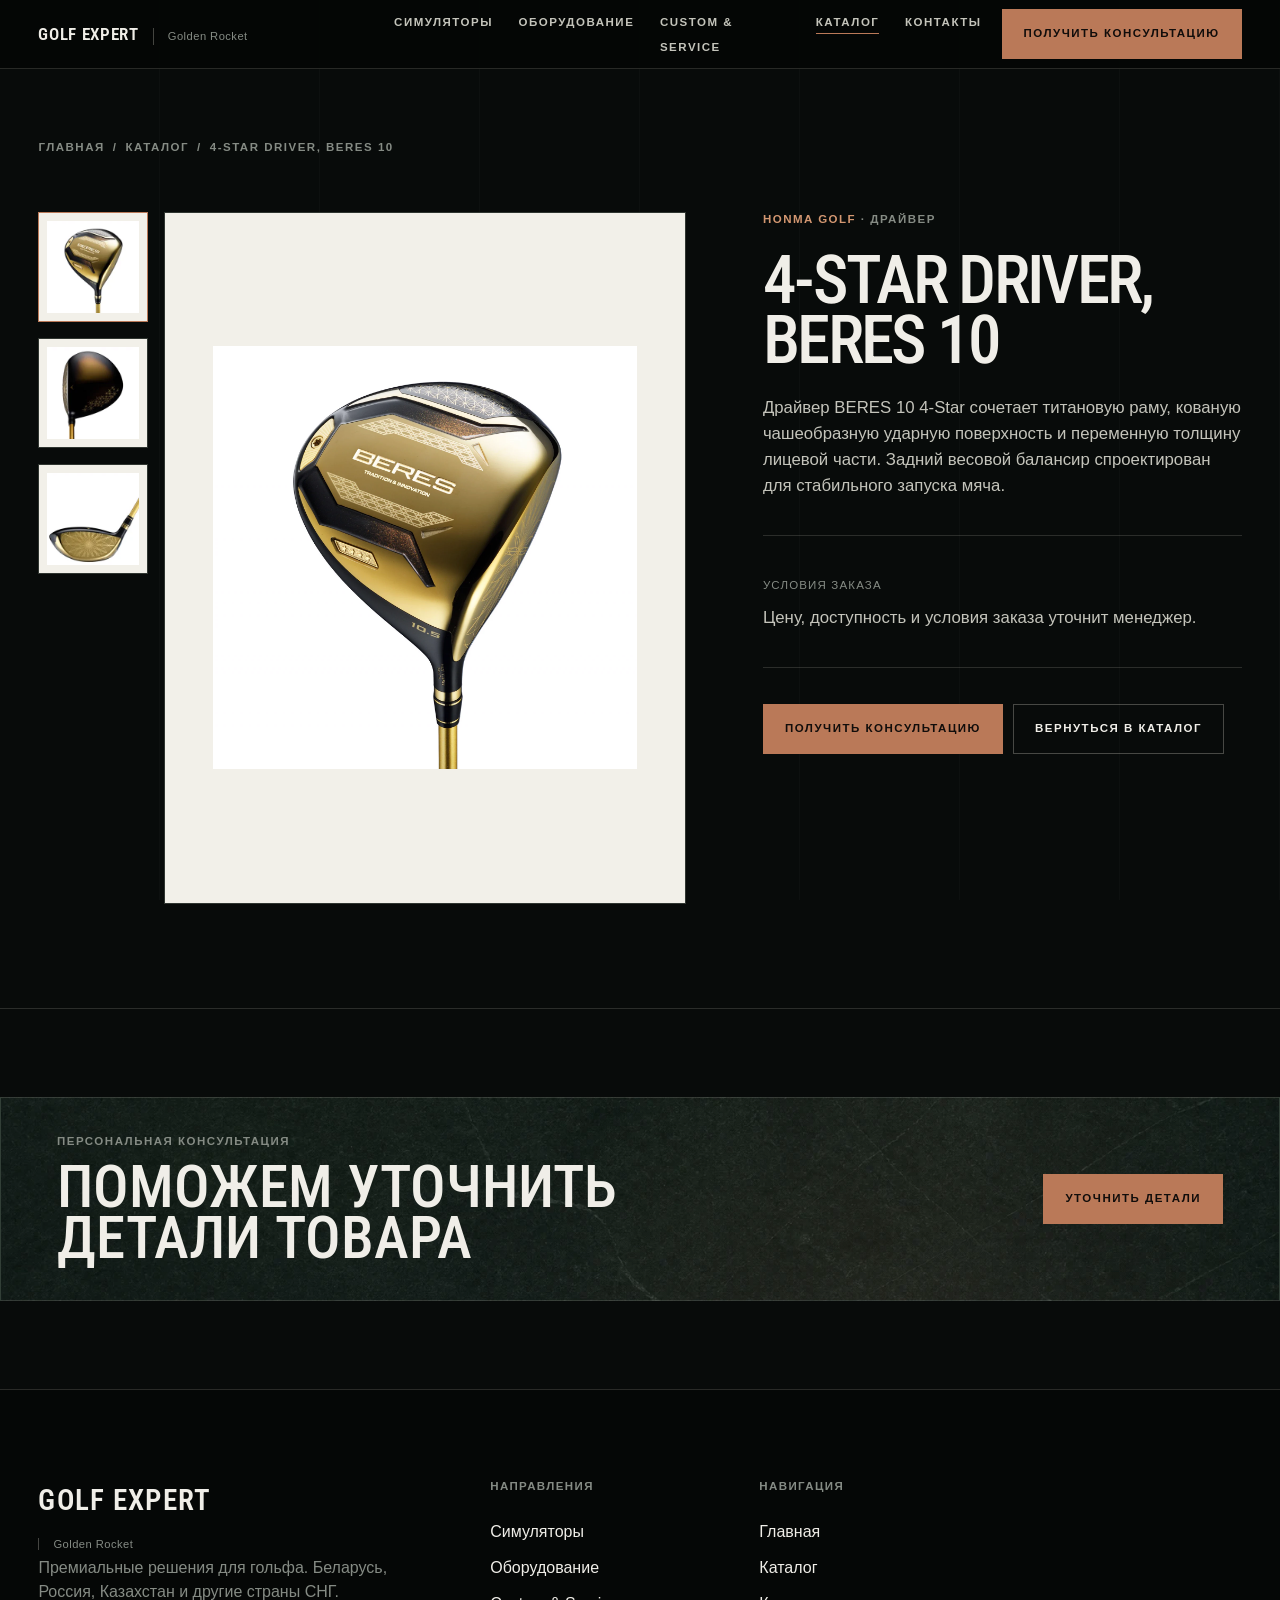
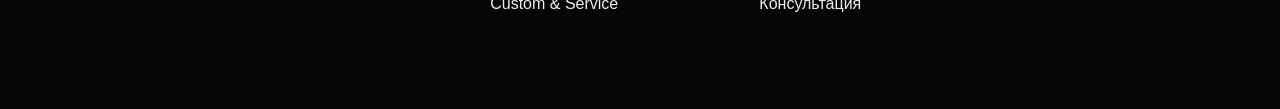
<file: product.html>
<!doctype html>
<html lang="ru">
<head>
  <meta charset="utf-8">
  <meta name="viewport" content="width=device-width, initial-scale=1">
  <meta name="description" content="Товар из каталога GOLF EXPERT: фотографии, описание и консультация по подбору.">
  <link rel="icon" href="data:,">
  <title>Товар — GOLF EXPERT</title>
  <link rel="stylesheet" href="css/tokens.css?v=2">
  <link rel="stylesheet" href="css/styles.css?v=7">
  <link rel="stylesheet" href="css/responsive.css?v=4">
  <script src="js/catalog-data.js" defer></script>
  <script src="js/main.js?v=3" defer></script>
</head>
<body>
  <a class="skip-link" href="#main">К основному содержимому</a>
  <div class="site-shell">
    <header class="site-header is-scrolled" data-header>
      <div class="container header-inner">
        <a class="brand-lockup" href="index.html" aria-label="GOLF EXPERT / Golden Rocket — главная"><span class="brand-main">GOLF EXPERT</span><span class="brand-secondary">Golden Rocket</span></a>
        <nav class="primary-nav" id="primary-nav" aria-label="Основная навигация" data-nav>
          <ul class="nav-list">
            <li><a class="nav-link" href="index.html#simulators">Симуляторы</a></li>
            <li><a class="nav-link" href="index.html#equipment">Оборудование</a></li>
            <li><a class="nav-link" href="index.html#service">Custom &amp; Service</a></li>
            <li><a class="nav-link" href="catalog.html" aria-current="page">Каталог</a></li>
            <li><a class="nav-link" href="index.html#consultation">Контакты</a></li>
          </ul>
        </nav>
        <div class="header-actions"><button class="button button--accent" type="button" data-dialog-open="Клюшки MIURA">Получить консультацию</button><button class="menu-toggle" type="button" aria-controls="primary-nav" aria-expanded="false" data-menu-toggle>Меню</button></div>
      </div>
    </header>

    <main id="main" data-product-page>
      <section class="product-detail">
        <div class="container">
          <nav class="breadcrumb" aria-label="Хлебные крошки"><a href="index.html">Главная</a><span>/</span><a href="catalog.html">Каталог</a><span>/</span><span aria-current="page" data-product-breadcrumb>Товар</span></nav>

          <div class="product-detail-grid">
            <div class="product-gallery" aria-label="Галерея товара">
              <div class="gallery-thumbs" data-product-thumbs></div>
              <div class="gallery-main" data-gallery-main-container></div>
            </div>

            <div class="product-summary">
              <p class="eyebrow"><span class="mock-badge" data-product-brand>Бренд</span> · <span data-product-category>Категория</span></p>
              <h1 data-product-name>Товар</h1>
              <p class="product-summary__lead" data-product-description></p>
              <div class="price-area"><span class="price-label">Условия заказа</span><span class="price-value">Цену, доступность и условия заказа уточнит менеджер.</span></div>
              <div class="button-row"><button class="button button--accent" type="button" data-dialog-open="Товар" data-product-dialog>Получить консультацию</button><a class="button" href="catalog.html">Вернуться в каталог</a></div>
            </div>
          </div>
        </div>
      </section>

      <section class="detail-section">
        <div class="container product-cta product-cta--mineral reveal">
          <div><p class="eyebrow">Персональная консультация</p><h2><span>Поможем уточнить</span><span>детали товара</span></h2></div>
          <button class="button button--accent" type="button" data-dialog-open="Консультация по товару">Уточнить детали</button>
        </div>
      </section>
    </main>

    <footer class="site-footer">
      <div class="container footer-main">
        <div class="footer-brand"><span class="brand-main">GOLF EXPERT</span><span class="brand-secondary">Golden Rocket</span><p>Премиальные решения для гольфа. Беларусь, Россия, Казахстан и другие страны СНГ.</p></div>
        <nav class="footer-column" aria-label="Направления"><h3>Направления</h3><ul><li><a href="index.html#simulators">Симуляторы</a></li><li><a href="index.html#equipment">Оборудование</a></li><li><a href="index.html#service">Custom &amp; Service</a></li></ul></nav>
        <nav class="footer-column" aria-label="Навигация в подвале"><h3>Навигация</h3><ul><li><a href="index.html">Главная</a></li><li><a href="catalog.html">Каталог</a></li><li><a href="index.html#consultation">Консультация</a></li></ul></nav>
      </div>
    </footer>
  </div>

  <dialog class="consultation-dialog" data-dialog aria-labelledby="dialog-title">
    <div class="dialog-card"><button class="dialog-close" type="button" data-dialog-close>Закрыть</button><p class="eyebrow">Консультация / <span class="dialog-context" data-dialog-context>Клюшки MIURA</span></p><h2 id="dialog-title">Расскажите о задаче.</h2><p class="form-intro">Оставьте контакт — мы уточним детали и предложим подходящее решение.</p><form class="consultation-form" data-prototype-form><input type="hidden" name="context" value="Клюшки MIURA" data-context-input><div class="form-row"><label class="field"><span class="field-label">Имя</span><input type="text" name="name" autocomplete="name" required></label><label class="field"><span class="field-label">Телефон или мессенджер</span><input type="text" name="contact" autocomplete="tel" required></label></div><label class="field"><span class="field-label">Комментарий</span><textarea name="message"></textarea></label><small>Демонстрационная форма: данные никуда не отправляются.</small><button class="button button--accent button--wide" type="submit">Отправить запрос</button><p class="form-status" role="status" aria-live="polite" data-form-status></p></form></div>
  </dialog>
</body>
</html>
</file>
<file: css/tokens.css>
@font-face {
  font-family: "Roboto Condensed Local";
  font-style: normal;
  font-weight: 400 700;
  font-display: swap;
  src: url("../assets/fonts/roboto-condensed-cyrillic.woff2") format("woff2");
  unicode-range: U+0301, U+0400-045F, U+0490-0491, U+04B0-04B1, U+2116;
}

@font-face {
  font-family: "Roboto Condensed Local";
  font-style: normal;
  font-weight: 400 700;
  font-display: swap;
  src: url("../assets/fonts/roboto-condensed-latin.woff2") format("woff2");
  unicode-range: U+0000-00FF, U+0131, U+0152-0153, U+02BB-02BC, U+02C6, U+02DA, U+02DC, U+0304, U+0308, U+0329, U+2000-206F, U+20AC, U+2122, U+2191, U+2193, U+2212, U+2215, U+FEFF, U+FFFD;
}

:root {
  --color-bg: #080b0a;
  --color-bg-deep: #050706;
  --color-surface: #0d1512;
  --color-surface-2: #111b17;
  --color-surface-3: #17231e;
  --color-text: #f0eee8;
  --color-text-soft: #c4c4bb;
  --color-text-muted: #858b84;
  --color-accent: #ba7958;
  --color-accent-bright: #d39771;
  --color-line: rgba(228, 224, 211, 0.16);
  --color-line-strong: rgba(228, 224, 211, 0.29);
  --color-success: #9eb89d;

  --font-display: "Roboto Condensed Local", "Arial Narrow", "Aptos Narrow", sans-serif;
  --font-body: "Segoe UI", Inter, Arial, sans-serif;

  --container: 1760px;
  --gutter: clamp(20px, 3.3vw, 64px);
  --header-height: 84px;

  --space-2xs: 6px;
  --space-xs: 10px;
  --space-sm: 16px;
  --space-md: 24px;
  --space-lg: 36px;
  --space-xl: 56px;
  --space-2xl: 88px;
  --space-3xl: 128px;

  --text-xs: 0.72rem;
  --text-sm: 0.86rem;
  --text-base: 1rem;
  --text-lg: clamp(1.05rem, 1.3vw, 1.28rem);
  --text-xl: clamp(1.4rem, 2vw, 2rem);
  --text-2xl: clamp(2.2rem, 4.8vw, 5.8rem);
  --text-hero: clamp(3.5rem, 7.6vw, 9.6rem);

  --transition-fast: 160ms ease;
  --transition-base: 320ms cubic-bezier(0.22, 1, 0.36, 1);
}

*,
*::before,
*::after {
  box-sizing: border-box;
}

html {
  scroll-behavior: smooth;
  background: var(--color-bg);
}

body {
  margin: 0;
  min-width: 320px;
  overflow-x: hidden;
  background: var(--color-bg);
  color: var(--color-text);
  font-family: var(--font-body);
  font-size: 16px;
  line-height: 1.55;
  text-rendering: optimizeLegibility;
  -webkit-font-smoothing: antialiased;
}

body.menu-open {
  overflow: hidden;
}

img {
  display: block;
  max-width: 100%;
}

a {
  color: inherit;
  text-decoration: none;
}

button,
input,
select,
textarea {
  color: inherit;
  font: inherit;
}

button,
select {
  cursor: pointer;
}

button {
  border: 0;
}

h1,
h2,
h3,
p {
  margin-block-start: 0;
}

ul,
ol {
  margin: 0;
  padding: 0;
}

:focus-visible {
  outline: 2px solid var(--color-accent-bright);
  outline-offset: 4px;
}

::selection {
  background: var(--color-accent);
  color: var(--color-bg-deep);
}

.container {
  width: min(100%, var(--container));
  margin-inline: auto;
  padding-inline: var(--gutter);
}

.visually-hidden {
  position: absolute;
  width: 1px;
  height: 1px;
  padding: 0;
  margin: -1px;
  overflow: hidden;
  clip: rect(0, 0, 0, 0);
  white-space: nowrap;
  border: 0;
}

.skip-link {
  position: fixed;
  inset: 12px auto auto 12px;
  z-index: 200;
  padding: 10px 14px;
  background: var(--color-text);
  color: var(--color-bg);
  transform: translateY(-150%);
}

.skip-link:focus {
  transform: translateY(0);
}

@media (prefers-reduced-motion: reduce) {
  html {
    scroll-behavior: auto;
  }

  *,
  *::before,
  *::after {
    animation-duration: 0.01ms !important;
    animation-iteration-count: 1 !important;
    transition-duration: 0.01ms !important;
  }
}
</file>
<file: css/styles.css>
/* Global composition */
.site-shell {
  position: relative;
  isolation: isolate;
}

.site-shell::before {
  content: "";
  position: fixed;
  inset: 0;
  z-index: -2;
  pointer-events: none;
  background-image: linear-gradient(90deg, transparent 0, transparent calc(100% - 1px), rgba(255, 255, 255, 0.025) calc(100% - 1px));
  background-size: 12.5% 100%;
}

.eyebrow,
.meta,
.nav-link,
.button,
.text-link,
.product-card__meta,
.field-label,
.filter-label,
.breadcrumb,
.asset-note {
  font-size: var(--text-xs);
  font-weight: 600;
  letter-spacing: 0.13em;
  line-height: 1.35;
  text-transform: uppercase;
}

.eyebrow,
.meta,
.asset-note {
  color: var(--color-text-muted);
}

.display-title {
  max-width: 11ch;
  margin-bottom: var(--space-lg);
  font-family: var(--font-display);
  font-size: var(--text-2xl);
  font-stretch: condensed;
  font-weight: 500;
  letter-spacing: -0.045em;
  line-height: 0.92;
  text-transform: uppercase;
}

.section {
  position: relative;
  border-top: 1px solid var(--color-line);
}

.section-pad {
  padding-block: var(--space-3xl);
}

.section-head {
  display: grid;
  grid-template-columns: minmax(72px, 0.55fr) minmax(260px, 1.45fr) minmax(260px, 1fr);
  gap: var(--space-lg);
  align-items: start;
  margin-bottom: var(--space-2xl);
}

.section-index {
  color: rgba(240, 238, 232, 0.26);
  font-family: var(--font-display);
  font-size: clamp(3.8rem, 7vw, 8.4rem);
  font-weight: 400;
  letter-spacing: -0.06em;
  line-height: 0.76;
}

.section-copy {
  max-width: 540px;
  color: var(--color-text-soft);
  font-size: var(--text-lg);
}

.kicker-line {
  width: 42px;
  height: 1px;
  margin-block: var(--space-md);
  background: var(--color-accent);
}

.button-row {
  display: flex;
  flex-wrap: wrap;
  gap: 10px;
}

.button {
  display: inline-flex;
  min-height: 50px;
  align-items: center;
  justify-content: center;
  padding: 13px 21px;
  border: 1px solid var(--color-line-strong);
  background: transparent;
  transition: color var(--transition-fast), background var(--transition-fast), border-color var(--transition-fast);
}

.button:hover {
  border-color: var(--color-text);
  background: var(--color-text);
  color: var(--color-bg-deep);
}

.button--accent {
  border-color: var(--color-accent);
  background: var(--color-accent);
  color: #110d0b;
}

.button--accent:hover {
  border-color: var(--color-accent-bright);
  background: var(--color-accent-bright);
}

.button--wide {
  width: 100%;
}

.text-link {
  display: inline-flex;
  align-items: center;
  gap: 12px;
  padding-block: 6px;
  border-bottom: 1px solid var(--color-line-strong);
  background: transparent;
  transition: border-color var(--transition-fast), color var(--transition-fast);
}

.text-link:hover {
  border-color: var(--color-accent);
  color: var(--color-accent-bright);
}

.asset-note {
  display: inline-block;
  padding-block: 10px;
}

/* Header */
.site-header {
  position: fixed;
  inset: 0 0 auto;
  z-index: 100;
  min-height: var(--header-height);
  border-bottom: 1px solid transparent;
  transition: background var(--transition-base), border-color var(--transition-base), min-height var(--transition-base);
}

.site-header.is-scrolled {
  min-height: 68px;
  border-color: var(--color-line);
  background: rgba(5, 7, 6, 0.94);
}

.header-inner {
  min-height: inherit;
  display: grid;
  grid-template-columns: minmax(200px, 0.9fr) minmax(420px, 1.5fr) auto;
  align-items: center;
  gap: var(--space-lg);
}

.brand-lockup {
  display: flex;
  align-items: baseline;
  gap: 14px;
  min-width: max-content;
}

.brand-main {
  font-family: var(--font-display);
  font-size: 1.05rem;
  font-weight: 600;
  letter-spacing: 0.04em;
  text-transform: uppercase;
}

.brand-secondary {
  padding-left: 14px;
  border-left: 1px solid var(--color-line-strong);
  color: var(--color-text-muted);
  font-size: 0.7rem;
  letter-spacing: 0.04em;
}

.primary-nav {
  justify-self: center;
}

.nav-list {
  display: flex;
  gap: clamp(18px, 2vw, 34px);
  list-style: none;
}

.nav-link {
  position: relative;
  padding-block: 14px;
  color: var(--color-text-soft);
}

.nav-link::after {
  content: "";
  position: absolute;
  inset: auto 0 8px;
  height: 1px;
  background: var(--color-accent);
  transform: scaleX(0);
  transform-origin: left;
  transition: transform var(--transition-fast);
}

.nav-link:hover::after,
.nav-link[aria-current="page"]::after {
  transform: scaleX(1);
}

.header-actions {
  display: flex;
  align-items: center;
  justify-content: flex-end;
  gap: 12px;
}

.contact-placeholder {
  color: var(--color-text-muted);
  font-size: 0.7rem;
  line-height: 1.2;
  text-align: right;
}

.menu-toggle {
  display: none;
  min-height: 44px;
  padding: 10px 0 10px 16px;
  background: transparent;
  color: var(--color-text);
  font-size: var(--text-xs);
  letter-spacing: 0.12em;
  text-transform: uppercase;
}

/* Hero */
.hero {
  position: relative;
  min-height: max(760px, 100svh);
  overflow: hidden;
  border-top: 0;
  background: var(--color-bg-deep);
}

.hero-media {
  position: absolute;
  inset: 0;
}

.hero-media img {
  width: 100%;
  height: 100%;
  object-fit: cover;
  object-position: 50% 50%;
  filter: brightness(1.28) contrast(1.06);
}

.hero-media::after {
  content: "";
  position: absolute;
  inset: 0;
  background: linear-gradient(90deg, rgba(5, 7, 6, 0.02) 0%, rgba(5, 7, 6, 0.18) 48%, rgba(5, 7, 6, 0.9) 70%, #050706 100%), linear-gradient(0deg, #050706 0%, transparent 35%);
}

.hero-inner {
  position: relative;
  z-index: 1;
  min-height: max(760px, 100svh);
  display: grid;
  grid-template-columns: minmax(0, 1.15fr) minmax(420px, 0.85fr);
  align-content: end;
  align-items: end;
  gap: var(--space-xl);
  padding-top: calc(var(--header-height) + var(--space-2xl));
  padding-bottom: var(--space-xl);
}

.hero-title {
  grid-column: 2;
  max-width: 8ch;
  margin: 0;
  font-family: var(--font-display);
  font-size: clamp(3.5rem, 6.4vw, 8rem);
  font-weight: 500;
  letter-spacing: -0.065em;
  line-height: 0.78;
  text-transform: uppercase;
}

.hero-title span {
  display: block;
  color: var(--color-accent-bright);
}

.hero-panel {
  grid-column: 2;
  align-self: end;
  margin-bottom: 2px;
  padding: var(--space-lg);
  border-top: 1px solid var(--color-line-strong);
  border-bottom: 1px solid var(--color-line-strong);
  background: rgba(5, 7, 6, 0.48);
}

.hero-panel p {
  max-width: 480px;
  margin: var(--space-md) 0 var(--space-lg);
  color: var(--color-text-soft);
  font-size: var(--text-lg);
}

.hero-rail {
  position: absolute;
  inset: auto var(--gutter) var(--space-xl) auto;
  display: flex;
  gap: 20px;
  color: var(--color-text-muted);
}

/* Directions */
.directions {
  background: var(--color-surface);
}

.direction-grid {
  display: grid;
  grid-template-columns: 1.15fr 0.85fr;
  border-top: 1px solid var(--color-line);
  border-left: 1px solid var(--color-line);
}

.direction-card {
  position: relative;
  min-height: 410px;
  display: flex;
  flex-direction: column;
  justify-content: space-between;
  padding: clamp(26px, 3vw, 52px);
  overflow: hidden;
  border-right: 1px solid var(--color-line);
  border-bottom: 1px solid var(--color-line);
  background: var(--color-surface-2);
}

.direction-card--wide {
  grid-row: span 2;
  min-height: 820px;
}

.direction-card--visual {
  background-size: cover;
  background-position: center;
}

.direction-card--simulator {
  background-image: url("../assets/images/simulator-room.png");
}

.direction-card--visual::before {
  content: "";
  position: absolute;
  inset: 0;
  background: linear-gradient(180deg, rgba(5, 7, 6, 0.06), rgba(5, 7, 6, 0.9));
}

.direction-card > * {
  position: relative;
}

.direction-number {
  color: var(--color-accent);
  font-family: var(--font-display);
  font-size: 1.4rem;
}

.direction-card h3 {
  max-width: 10ch;
  margin: auto 0 var(--space-md);
  font-family: var(--font-display);
  font-size: clamp(2rem, 4vw, 4.8rem);
  font-weight: 500;
  letter-spacing: -0.04em;
  line-height: 0.92;
  text-transform: uppercase;
}

.direction-card p {
  max-width: 520px;
  color: var(--color-text-soft);
}

.direction-actions {
  display: flex;
  flex-wrap: wrap;
  gap: 16px 24px;
  align-items: center;
  margin-top: var(--space-lg);
}

/* Simulator */
.simulator-section {
  background: #09120e;
}

.simulator-layout {
  display: grid;
  grid-template-columns: minmax(0, 1.45fr) minmax(320px, 0.55fr);
  min-height: 660px;
  border: 1px solid var(--color-line);
}

.simulator-visual {
  position: relative;
  min-height: 620px;
  overflow: hidden;
}

.simulator-visual img {
  width: 100%;
  height: 100%;
  object-fit: cover;
}

.visual-caption {
  position: absolute;
  inset: auto 0 0;
  padding: 16px 20px;
  background: rgba(5, 7, 6, 0.78);
  color: var(--color-text-muted);
  font-size: 0.72rem;
  letter-spacing: 0.08em;
  text-transform: uppercase;
}

.solution-stack {
  display: grid;
  align-content: stretch;
}

.solution-item {
  display: grid;
  grid-template-columns: 54px minmax(0, 1fr);
  gap: var(--space-md);
  align-content: center;
  min-height: 150px;
  padding: var(--space-lg);
  border-bottom: 1px solid var(--color-line);
  background: var(--color-surface-2);
}

.solution-item:last-child {
  border-bottom: 0;
}

.solution-item__num {
  color: var(--color-accent);
  font-family: var(--font-display);
  font-size: 1.3rem;
}

.solution-item h3 {
  margin-bottom: 8px;
  font-family: var(--font-display);
  font-size: 1.45rem;
  font-weight: 500;
  letter-spacing: -0.02em;
  text-transform: uppercase;
}

.solution-item p {
  margin: 0;
  color: var(--color-text-muted);
  font-size: var(--text-sm);
}

.process-rail {
  display: grid;
  grid-template-columns: repeat(7, 1fr);
  margin-top: var(--space-xl);
  border-top: 1px solid var(--color-line);
  border-left: 1px solid var(--color-line);
}

.process-step {
  min-height: 128px;
  padding: 18px;
  border-right: 1px solid var(--color-line);
  border-bottom: 1px solid var(--color-line);
}

.process-step span {
  display: block;
  margin-bottom: var(--space-sm);
  color: var(--color-accent);
  font-size: var(--text-xs);
  letter-spacing: 0.1em;
}

.process-step p {
  margin: 0;
  color: var(--color-text-soft);
  font-size: var(--text-sm);
}

/* Equipment */
.equipment-section {
  background: var(--color-bg);
}

.equipment-stage {
  position: relative;
  min-height: 620px;
  overflow: hidden;
  border: 1px solid var(--color-line);
}

.equipment-stage img {
  width: 100%;
  height: 100%;
  min-height: 620px;
  object-fit: cover;
}

.equipment-overlay {
  position: absolute;
  inset: 0;
  display: grid;
  grid-template-columns: 1fr 1fr;
  pointer-events: none;
}

.equipment-panel {
  align-self: end;
  max-width: 530px;
  margin: var(--space-xl);
  padding: var(--space-lg);
  border-top: 1px solid var(--color-line-strong);
  background: rgba(5, 7, 6, 0.83);
  pointer-events: auto;
}

.equipment-panel h3 {
  margin-bottom: var(--space-sm);
  font-family: var(--font-display);
  font-size: clamp(2rem, 3.2vw, 4rem);
  font-weight: 500;
  line-height: 0.92;
  text-transform: uppercase;
}

.equipment-panel p {
  color: var(--color-text-soft);
}

.category-rail {
  display: grid;
  grid-template-columns: repeat(5, 1fr);
  border-left: 1px solid var(--color-line);
}

.category-link {
  min-height: 92px;
  display: flex;
  align-items: center;
  justify-content: space-between;
  gap: 12px;
  padding: 20px;
  border-right: 1px solid var(--color-line);
  border-bottom: 1px solid var(--color-line);
  color: var(--color-text-soft);
  font-family: var(--font-display);
  font-size: 1rem;
  letter-spacing: 0.02em;
  text-transform: uppercase;
  transition: background var(--transition-fast), color var(--transition-fast);
}

.category-link:hover {
  background: var(--color-accent);
  color: var(--color-bg-deep);
}

.brands-placeholder {
  margin-top: var(--space-xl);
  display: grid;
  grid-template-columns: 0.7fr 1.3fr;
  gap: var(--space-xl);
  padding-block: var(--space-lg);
  border-top: 1px solid var(--color-line);
  border-bottom: 1px solid var(--color-line);
}

.brands-placeholder p {
  max-width: 740px;
  margin: 0;
  color: var(--color-text-muted);
}

/* Product cards */
.products-section {
  background: var(--color-surface);
}

.product-toolbar {
  display: flex;
  justify-content: space-between;
  gap: var(--space-lg);
  align-items: end;
  margin-bottom: var(--space-lg);
  padding-bottom: var(--space-md);
  border-bottom: 1px solid var(--color-line);
}

.product-tabs {
  display: flex;
  flex-wrap: wrap;
  gap: 4px;
}

.product-tab {
  min-height: 42px;
  padding: 10px 14px;
  border: 1px solid transparent;
  background: transparent;
  color: var(--color-text-muted);
  font-size: var(--text-xs);
  letter-spacing: 0.11em;
  text-transform: uppercase;
}

.product-tab:hover,
.product-tab.is-active {
  border-color: var(--color-line-strong);
  color: var(--color-text);
}

.product-grid {
  display: grid;
  grid-template-columns: repeat(4, minmax(0, 1fr));
  border-top: 1px solid var(--color-line);
  border-left: 1px solid var(--color-line);
}

.product-card {
  min-width: 0;
  border-right: 1px solid var(--color-line);
  border-bottom: 1px solid var(--color-line);
  background: var(--color-bg);
  transition: background var(--transition-base);
}

.product-card[hidden] {
  display: none;
}

.product-card:hover {
  background: var(--color-surface-3);
}

.product-card__media {
  aspect-ratio: 1 / 0.8;
  overflow: hidden;
  border-bottom: 1px solid var(--color-line);
  background: var(--color-bg-deep);
}

.product-card__media img {
  width: 100%;
  height: 100%;
  padding: clamp(12px, 3vw, 28px);
  object-fit: contain;
  transition: transform var(--transition-base);
}

.product-card:hover .product-card__media img {
  transform: scale(1.025);
}

.product-card__body {
  min-height: 220px;
  display: flex;
  flex-direction: column;
  padding: 22px;
}

.product-card__meta {
  display: flex;
  align-items: flex-start;
  justify-content: space-between;
  gap: 12px;
  color: var(--color-text-muted);
}

.product-card h2,
.product-card h3 {
  margin: var(--space-md) 0 auto;
  font-family: var(--font-display);
  font-size: clamp(1.45rem, 2vw, 2.3rem);
  font-weight: 500;
  letter-spacing: -0.025em;
  line-height: 1;
  text-transform: uppercase;
  overflow-wrap: anywhere;
}

.product-card__foot {
  margin-top: var(--space-lg);
}

.mock-badge {
  color: var(--color-accent-bright);
}

/* Custom service */
.service-section {
  overflow: hidden;
  background: #07100d;
}

.service-layout {
  display: grid;
  grid-template-columns: minmax(0, 1.05fr) minmax(400px, 0.95fr);
  min-height: 720px;
}

.service-visual {
  position: relative;
  min-height: 720px;
  overflow: hidden;
}

.service-visual img {
  width: 100%;
  height: 100%;
  object-fit: cover;
}

.service-copy {
  position: relative;
  display: flex;
  flex-direction: column;
  justify-content: center;
  padding: clamp(42px, 6vw, 100px);
  border-left: 1px solid var(--color-line);
  overflow: hidden;
}

.service-copy::before,
.service-copy::after {
  content: "";
  position: absolute;
  opacity: 0.22;
  pointer-events: none;
}

.service-copy::before {
  width: 62%;
  aspect-ratio: 1;
  inset: 10% -16% auto auto;
  border: 1px solid var(--color-line-strong);
  border-radius: 50%;
}

.service-copy::after {
  width: 1px;
  height: 80%;
  inset: 10% 16% auto auto;
  background: var(--color-line-strong);
}

.service-list {
  position: relative;
  display: grid;
  grid-template-columns: repeat(2, minmax(0, 1fr));
  gap: 0;
  margin: var(--space-lg) 0;
  list-style: none;
  border-top: 1px solid var(--color-line);
  border-left: 1px solid var(--color-line);
}

.service-list li {
  min-height: 78px;
  padding: 18px;
  border-right: 1px solid var(--color-line);
  border-bottom: 1px solid var(--color-line);
  color: var(--color-text-soft);
}

.service-disclaimer {
  color: var(--color-text-muted);
  font-size: var(--text-sm);
}

/* Private and business */
.solutions-section {
  background: var(--color-bg);
}

.solutions-frame {
  display: grid;
  grid-template-columns: 0.7fr 1.3fr;
  min-height: 610px;
  border: 1px solid var(--color-line);
}

.solutions-intro {
  display: flex;
  flex-direction: column;
  justify-content: space-between;
  padding: var(--space-xl);
  border-right: 1px solid var(--color-line);
  background: var(--color-surface-2);
}

.solutions-intro .display-title {
  max-width: 9ch;
}

.audience-grid {
  display: grid;
  grid-template-columns: 1fr 1fr;
}

.audience {
  position: relative;
  display: flex;
  flex-direction: column;
  justify-content: flex-end;
  padding: clamp(32px, 4vw, 64px);
  overflow: hidden;
  border-right: 1px solid var(--color-line);
}

.audience:last-child {
  border-right: 0;
}

.audience::before {
  content: attr(data-letter);
  position: absolute;
  inset: 8% 8% auto auto;
  color: rgba(240, 238, 232, 0.035);
  font-family: var(--font-display);
  font-size: clamp(12rem, 22vw, 26rem);
  line-height: 0.7;
}

.audience > * {
  position: relative;
}

.audience h3 {
  margin-bottom: var(--space-md);
  font-family: var(--font-display);
  font-size: clamp(2rem, 3.8vw, 4.4rem);
  font-weight: 500;
  line-height: 0.9;
  text-transform: uppercase;
}

.audience ul {
  display: grid;
  gap: 10px;
  margin-bottom: var(--space-lg);
  color: var(--color-text-soft);
  list-style: none;
}

.audience li {
  padding-bottom: 10px;
  border-bottom: 1px solid var(--color-line);
}

/* Consultation */
.consultation-section {
  background: var(--color-surface-2);
}

.consultation-layout {
  display: grid;
  grid-template-columns: minmax(0, 0.9fr) minmax(480px, 1.1fr);
  gap: 0;
  border: 1px solid var(--color-line);
}

.geography-panel {
  position: relative;
  min-height: 700px;
  padding: clamp(34px, 5vw, 78px);
  overflow: hidden;
  border-right: 1px solid var(--color-line);
  background: #08110e;
}

.geography-panel::after {
  content: "BY  /  RU  /  KZ  /  CIS";
  position: absolute;
  inset: auto 20px 24px;
  color: rgba(240, 238, 232, 0.07);
  font-family: var(--font-display);
  font-size: clamp(3rem, 7vw, 8rem);
  font-weight: 600;
  letter-spacing: -0.05em;
  white-space: nowrap;
}

.region-list {
  display: grid;
  grid-template-columns: repeat(2, minmax(0, 1fr));
  margin: var(--space-xl) 0;
  border-top: 1px solid var(--color-line);
  border-left: 1px solid var(--color-line);
}

.region-list li {
  padding: 16px;
  border-right: 1px solid var(--color-line);
  border-bottom: 1px solid var(--color-line);
  color: var(--color-text-soft);
  list-style: none;
}

.contact-status {
  position: relative;
  z-index: 1;
  margin-top: var(--space-xl);
  padding-top: var(--space-md);
  border-top: 1px solid var(--color-line);
  color: var(--color-text-muted);
}

.contact-status strong {
  display: block;
  margin-bottom: 6px;
  color: var(--color-text-soft);
  font-weight: 500;
}

.form-panel {
  padding: clamp(34px, 5vw, 78px);
  background: var(--color-bg);
}

.form-panel h2,
.dialog-card h2 {
  max-width: 9ch;
  margin-bottom: var(--space-md);
  font-family: var(--font-display);
  font-size: clamp(2.5rem, 4.2vw, 5.2rem);
  font-weight: 500;
  letter-spacing: -0.045em;
  line-height: 0.9;
  text-transform: uppercase;
}

.form-intro {
  max-width: 560px;
  color: var(--color-text-muted);
}

.consultation-form {
  display: grid;
  gap: var(--space-md);
  margin-top: var(--space-xl);
}

.form-row {
  display: grid;
  grid-template-columns: repeat(2, minmax(0, 1fr));
  gap: var(--space-md);
}

.field {
  display: grid;
  gap: 9px;
}

.field-label {
  color: var(--color-text-muted);
}

.field input,
.field select,
.field textarea {
  width: 100%;
  min-height: 52px;
  padding: 13px 0;
  border: 0;
  border-bottom: 1px solid var(--color-line-strong);
  border-radius: 0;
  background: transparent;
  color: var(--color-text);
  outline: 0;
}

.field textarea {
  min-height: 112px;
  resize: vertical;
}

.field input:focus,
.field select:focus,
.field textarea:focus {
  border-color: var(--color-accent-bright);
}

.field select option {
  background: var(--color-bg);
}

.consent-note {
  color: var(--color-text-muted);
  font-size: var(--text-xs);
}

.form-status {
  min-height: 24px;
  color: var(--color-success);
  font-size: var(--text-sm);
}

/* Footer */
.site-footer {
  border-top: 1px solid var(--color-line);
  background: var(--color-bg-deep);
}

.footer-main {
  display: grid;
  grid-template-columns: 1.3fr repeat(3, minmax(150px, 0.7fr));
  gap: var(--space-xl);
  padding-block: var(--space-2xl);
}

.footer-brand .brand-main {
  display: block;
  margin-bottom: 8px;
  font-size: 1.8rem;
}

.footer-brand p {
  max-width: 360px;
  color: var(--color-text-muted);
}

.footer-column h3 {
  margin-bottom: var(--space-md);
  color: var(--color-text-muted);
  font-size: var(--text-xs);
  letter-spacing: 0.12em;
  text-transform: uppercase;
}

.footer-column ul {
  display: grid;
  gap: 11px;
  list-style: none;
}

.footer-column a:hover {
  color: var(--color-accent-bright);
}

.footer-placeholder {
  color: var(--color-text-muted);
}

.footer-bottom {
  display: flex;
  justify-content: space-between;
  gap: var(--space-lg);
  padding-block: var(--space-md);
  border-top: 1px solid var(--color-line);
  color: var(--color-text-muted);
  font-size: var(--text-xs);
}

/* Dialog */
.consultation-dialog {
  width: min(820px, calc(100% - 32px));
  max-height: calc(100svh - 32px);
  padding: 0;
  overflow: auto;
  border: 1px solid var(--color-line-strong);
  border-radius: 0;
  background: var(--color-bg);
  color: var(--color-text);
}

.consultation-dialog::backdrop {
  background: rgba(0, 0, 0, 0.82);
}

.dialog-card {
  position: relative;
  padding: clamp(28px, 5vw, 64px);
}

.dialog-close {
  position: absolute;
  inset: 18px 18px auto auto;
  padding: 10px;
  background: transparent;
  color: var(--color-text-muted);
  font-size: var(--text-xs);
  letter-spacing: 0.1em;
  text-transform: uppercase;
}

.dialog-context {
  color: var(--color-accent-bright);
}

/* Interior page hero */
.page-hero {
  padding-top: calc(var(--header-height) + var(--space-3xl));
  padding-bottom: var(--space-2xl);
  background: #07100d;
}

.breadcrumb {
  display: flex;
  flex-wrap: wrap;
  gap: 8px;
  margin-bottom: var(--space-xl);
  color: var(--color-text-muted);
}

.breadcrumb a:hover {
  color: var(--color-text);
}

.page-title {
  max-width: 10ch;
  margin-bottom: var(--space-lg);
  font-family: var(--font-display);
  font-size: clamp(4rem, 9vw, 10rem);
  font-weight: 500;
  letter-spacing: -0.065em;
  line-height: 0.8;
  text-transform: uppercase;
}

.page-lead {
  max-width: 680px;
  color: var(--color-text-soft);
  font-size: var(--text-lg);
}

.prototype-notice {
  display: grid;
  grid-template-columns: auto 1fr;
  gap: var(--space-md);
  margin-top: var(--space-xl);
  padding: var(--space-md);
  border-top: 1px solid var(--color-accent);
  color: var(--color-text-muted);
}

.prototype-notice strong {
  color: var(--color-accent-bright);
  font-size: var(--text-xs);
  letter-spacing: 0.12em;
  text-transform: uppercase;
}

/* Catalog */
.catalog-layout {
  display: grid;
  grid-template-columns: 290px minmax(0, 1fr);
  gap: var(--space-xl);
  padding-block: var(--space-2xl) var(--space-3xl);
}

.catalog-section {
  border-top: 0;
}

.catalog-section .catalog-layout {
  padding-top: calc(68px + var(--space-xl));
}

.catalog-sidebar {
  align-self: start;
  position: sticky;
  top: 96px;
  max-height: calc(100vh - 120px);
  max-height: calc(100dvh - 120px);
  padding-inline-end: var(--space-xs);
  overflow-y: auto;
  overscroll-behavior-y: contain;
  scrollbar-color: var(--color-line-strong) transparent;
  scrollbar-width: thin;
}

.catalog-sidebar::-webkit-scrollbar {
  width: 6px;
}

.catalog-sidebar::-webkit-scrollbar-track {
  background: transparent;
}

.catalog-sidebar::-webkit-scrollbar-thumb {
  border-radius: 999px;
  background: var(--color-line-strong);
}

.filter-group {
  padding-block: var(--space-md);
  border-top: 1px solid var(--color-line);
}

.filter-label {
  display: block;
  margin-bottom: var(--space-sm);
  color: var(--color-text-muted);
}

.filter-options {
  display: grid;
  gap: 5px;
}

.filter-option {
  display: flex;
  align-items: center;
  justify-content: space-between;
  gap: 16px;
  width: 100%;
  padding: 10px 0;
  background: transparent;
  color: var(--color-text-soft);
  text-align: left;
}

.filter-option::after {
  content: attr(data-count);
  color: var(--color-text-muted);
  font-size: var(--text-xs);
}

.filter-option.is-active {
  color: var(--color-accent-bright);
}

.catalog-main .product-grid {
  grid-template-columns: repeat(3, minmax(0, 1fr));
}

.catalog-meta {
  display: flex;
  align-items: center;
  justify-content: space-between;
  gap: var(--space-md);
  margin-bottom: var(--space-md);
}

.catalog-count {
  color: var(--color-text-muted);
  font-size: var(--text-sm);
}

.catalog-select {
  min-height: 42px;
  padding: 8px 34px 8px 12px;
  border: 1px solid var(--color-line);
  border-radius: 0;
  background: var(--color-bg);
}

.filter-toggle {
  display: none;
}

.empty-state {
  padding: var(--space-2xl);
  border: 1px solid var(--color-line);
  color: var(--color-text-muted);
  text-align: center;
}

/* Product page */
.product-detail {
  padding-block: calc(var(--header-height) + var(--space-xl)) var(--space-3xl);
}

.product-detail-grid {
  display: grid;
  grid-template-columns: minmax(0, 1.15fr) minmax(420px, 0.85fr);
  gap: clamp(34px, 6vw, 100px);
  align-items: start;
}

.product-gallery {
  display: grid;
  grid-template-columns: 110px minmax(0, 1fr);
  gap: var(--space-sm);
}

.gallery-thumbs {
  display: grid;
  align-content: start;
  gap: var(--space-sm);
}

.gallery-thumb {
  aspect-ratio: 1;
  padding: 0;
  overflow: hidden;
  border: 1px solid var(--color-line);
  background: var(--color-surface);
}

.gallery-thumb.is-active {
  border-color: var(--color-accent);
}

.gallery-thumb img {
  width: 100%;
  height: 100%;
  padding: 8px;
  background: #f2f0e9;
  object-fit: contain;
}

.gallery-main {
  position: relative;
  min-height: 690px;
  overflow: hidden;
  border: 1px solid var(--color-line);
  background: var(--color-surface);
}

.gallery-main img {
  width: 100%;
  height: 100%;
  min-height: 690px;
  padding: clamp(18px, 4vw, 48px);
  background: #f2f0e9;
  object-fit: contain;
}

.gallery-main .visual-caption {
  position: absolute;
}

.product-summary {
  position: sticky;
  top: 110px;
}

.product-summary h1 {
  margin: var(--space-md) 0;
  font-family: var(--font-display);
  font-size: clamp(3rem, 5.2vw, 6rem);
  font-weight: 500;
  letter-spacing: -0.04em;
  line-height: 0.9;
  text-transform: uppercase;
  overflow-wrap: anywhere;
}

.product-summary__lead {
  color: var(--color-text-soft);
  font-size: var(--text-lg);
}

.price-area {
  margin-block: var(--space-lg);
  padding-block: var(--space-lg);
  border-top: 1px solid var(--color-line);
  border-bottom: 1px solid var(--color-line);
}

.price-label {
  color: var(--color-text-muted);
  font-size: var(--text-xs);
  letter-spacing: 0.1em;
  text-transform: uppercase;
}

.price-value {
  display: block;
  margin-top: 8px;
  color: var(--color-text-soft);
  font-size: var(--text-lg);
}

.detail-section {
  padding-block: var(--space-2xl);
  border-top: 1px solid var(--color-line);
}

.detail-section h2 {
  font-family: var(--font-display);
  font-size: clamp(2.2rem, 4vw, 4.8rem);
  font-weight: 500;
  line-height: 0.9;
  text-transform: uppercase;
}

.product-cta {
  display: grid;
  grid-template-columns: 1.25fr 0.75fr;
  gap: var(--space-xl);
  align-items: center;
  padding: var(--space-xl);
  border: 1px solid var(--color-line);
  background: var(--color-surface-2);
}

.product-cta > * {
  min-width: 0;
}

.product-cta h2 {
  max-width: 10ch;
  margin: 0;
  font-family: var(--font-display);
  font-size: clamp(2.3rem, 4.6vw, 5.4rem);
  font-weight: 500;
  line-height: 0.88;
  text-transform: uppercase;
}

.product-cta > .button {
  justify-self: end;
}

.product-cta--mineral,
.catalog-consultation {
  background-color: #102019;
  background-image:
    radial-gradient(circle at 70% 120%, rgba(198, 133, 97, 0.09), transparent 40%),
    url("../assets/optimized/images/green-marble-texture.webp?v=1");
  background-position: center, center;
  background-repeat: no-repeat;
  background-size: auto, cover;
}

.product-cta--mineral {
  padding-block: var(--space-lg);
}

.catalog-consultation {
  padding-block: 0;
}

.catalog-consultation__inner {
  min-height: 300px;
  grid-template-columns: 1.25fr 0.75fr;
  gap: var(--space-xl);
  padding: 0 var(--gutter);
  border: 0;
  background: transparent;
  text-align: left;
}

.catalog-consultation__inner h2 {
  max-width: 16ch;
  line-height: 0.93;
  letter-spacing: -0.035em;
  text-wrap: balance;
}

.catalog-consultation__inner h2 span,
.product-cta--mineral h2 span {
  display: block;
}

.product-cta--mineral h2 {
  max-width: none;
}

.catalog-consultation__inner .button {
  justify-self: end;
}

.motion-ready.motion-preparing [data-motion],
.motion-ready.motion-preparing [data-motion] * {
  transition: none !important;
}

@media (prefers-reduced-motion: no-preference) {
  .motion-ready .catalog-consultation__inner.is-motion-pending h2,
  .motion-ready .catalog-consultation__inner.is-motion-pending .button {
    clip-path: inset(0);
    opacity: 1;
    transition: clip-path 620ms cubic-bezier(0.16, 1, 0.3, 1), opacity 520ms ease-out;
  }

  .motion-ready .catalog-consultation__inner.is-motion-pending:not(.is-motion-visible) h2 {
    clip-path: inset(0 7% 0 0);
    opacity: 0.72;
  }

  .motion-ready .catalog-consultation__inner.is-motion-pending:not(.is-motion-visible) .button {
    opacity: 0.72;
  }

  .motion-ready .catalog-consultation__inner.is-motion-visible .button {
    transition-delay: 60ms;
  }
}

/* Reveal */
.reveal {
  opacity: 0;
  transform: translateY(22px);
  transition: opacity 700ms ease, transform 700ms ease;
}

.reveal.is-visible {
  opacity: 1;
  transform: translateY(0);
}

@media (prefers-reduced-motion: reduce) {
  .reveal {
    opacity: 1;
    transform: none;
  }
}
</file>
<file: css/responsive.css>
@media (max-width: 1360px) {
  :root {
    --gutter: clamp(22px, 3vw, 44px);
    --space-3xl: 104px;
  }

  .header-inner {
    grid-template-columns: minmax(180px, 0.8fr) 1.4fr auto;
    gap: 20px;
  }

  .contact-placeholder {
    display: none;
  }

  .process-rail {
    grid-template-columns: repeat(4, 1fr);
  }

  .catalog-main .product-grid {
    grid-template-columns: repeat(2, minmax(0, 1fr));
  }
}

@media (max-width: 1120px) {
  :root {
    --header-height: 72px;
  }

  .header-inner {
    grid-template-columns: 1fr auto;
  }

  .primary-nav,
  .header-actions .button {
    display: none;
  }

  .header-actions,
  .menu-toggle {
    display: flex;
  }

  .primary-nav.is-open {
    position: fixed;
    inset: var(--header-height) 0 0;
    display: block;
    padding: var(--space-xl) var(--gutter);
    overflow: auto;
    background: rgba(5, 7, 6, 0.98);
  }

  .primary-nav.is-open .nav-list {
    display: grid;
    gap: 0;
    border-bottom: 1px solid var(--color-line);
  }

  .primary-nav.is-open .nav-list > li {
    border-top: 1px solid var(--color-line);
  }

  .primary-nav.is-open .nav-link {
    display: flex;
    align-items: center;
    min-height: 72px;
    padding-block: 18px;
    font-family: var(--font-display);
    font-size: clamp(2rem, 6vw, 4rem);
    letter-spacing: -0.03em;
    line-height: 0.96;
  }

  .hero-inner {
    grid-template-columns: 1fr;
    align-content: end;
  }

  .hero-media::after {
    background: linear-gradient(0deg, #050706 0%, rgba(5, 7, 6, 0.22) 74%, rgba(5, 7, 6, 0.5) 100%);
  }

  .hero-title {
    grid-column: auto;
    max-width: none;
    font-size: clamp(3.8rem, 12vw, 7rem);
  }

  .hero-panel {
    grid-column: auto;
  }

  .hero-panel {
    max-width: 650px;
  }

  .section-head {
    grid-template-columns: 110px minmax(0, 1fr);
  }

  .section-copy {
    grid-column: 2;
  }

  .section-head > :nth-child(3) {
    grid-column: 2;
  }

  .display-title,
  .direction-card h3 {
    max-width: none;
  }

  .product-grid {
    grid-template-columns: repeat(2, minmax(0, 1fr));
  }

  .simulator-layout,
  .service-layout,
  .consultation-layout,
  .product-detail-grid {
    grid-template-columns: minmax(0, 1fr);
  }

  .solution-stack {
    grid-template-columns: repeat(3, minmax(0, 1fr));
  }

  .solution-item {
    min-height: 180px;
    border-right: 1px solid var(--color-line);
    border-bottom: 0;
  }

  .solution-item:last-child {
    border-right: 0;
  }

  .service-copy,
  .geography-panel {
    border-left: 0;
    border-top: 1px solid var(--color-line);
  }

  .geography-panel {
    min-height: 560px;
    border-right: 0;
  }

  .solutions-frame {
    grid-template-columns: 1fr;
  }

  .solutions-intro {
    min-height: 360px;
    border-right: 0;
    border-bottom: 1px solid var(--color-line);
  }

  .footer-main {
    grid-template-columns: 1.2fr repeat(2, 0.8fr);
  }

  .footer-column:last-child {
    grid-column: 2 / -1;
  }

  .product-summary {
    position: static;
  }

  .product-gallery {
    max-width: 920px;
  }
}

@media (max-width: 820px) {
  :root {
    --space-2xl: 64px;
    --space-3xl: 84px;
  }

  .site-shell::before {
    background-size: 25% 100%;
  }

  .header-inner .brand-lockup {
    flex-direction: column;
    align-items: flex-start;
    gap: 2px;
  }

  .header-inner .brand-secondary {
    display: block;
    padding-left: 0;
    border-left: 0;
    font-size: 0.56rem;
    letter-spacing: 0.06em;
    line-height: 1;
  }

  .hero {
    min-height: 760px;
  }

  .hero-inner {
    min-height: 760px;
    padding-top: 120px;
  }

  .hero-media img {
    object-position: 38% center;
  }

  .hero-title {
    font-size: clamp(3.8rem, 15vw, 7rem);
    line-height: 0.82;
  }

  .hero-panel {
    padding: var(--space-md) 0;
    background: transparent;
  }

  .hero-rail {
    display: none;
  }

  .section-head {
    grid-template-columns: 74px 1fr;
    gap: var(--space-md);
  }

  .direction-grid {
    grid-template-columns: 1fr;
  }

  .direction-card,
  .direction-card--wide {
    min-height: 520px;
    grid-row: auto;
  }

  .simulator-visual,
  .service-visual {
    min-height: 520px;
  }

  .solution-stack {
    grid-template-columns: 1fr;
  }

  .solution-item {
    min-height: 140px;
    border-right: 0;
    border-bottom: 1px solid var(--color-line);
  }

  .process-rail {
    grid-template-columns: repeat(2, 1fr);
  }

  .equipment-stage,
  .equipment-stage img {
    min-height: 700px;
  }

  .equipment-stage img {
    object-position: 38% center;
  }

  .equipment-overlay {
    grid-template-columns: 1fr;
  }

  .equipment-panel {
    margin: var(--space-md);
  }

  .category-rail {
    grid-template-columns: repeat(2, 1fr);
  }

  .category-link:last-child {
    grid-column: 1 / -1;
  }

  .brands-placeholder {
    grid-template-columns: 1fr;
    gap: var(--space-sm);
  }

  .product-toolbar {
    align-items: start;
    flex-direction: column;
  }

  .service-layout,
  .service-visual {
    min-height: auto;
  }

  .service-visual {
    aspect-ratio: 4 / 3;
  }

  .service-list {
    grid-template-columns: 1fr;
  }

  .audience-grid {
    grid-template-columns: 1fr;
  }

  .audience {
    min-height: 510px;
    border-right: 0;
    border-bottom: 1px solid var(--color-line);
  }

  .form-row {
    grid-template-columns: 1fr;
  }

  .footer-main {
    grid-template-columns: 1fr 1fr;
  }

  .footer-brand {
    grid-column: 1 / -1;
  }

  .footer-column:last-child {
    grid-column: auto;
  }

  .catalog-layout {
    grid-template-columns: 1fr;
    gap: var(--space-md);
  }

  .catalog-sidebar {
    position: static;
    display: none;
    max-height: none;
    padding: var(--space-md);
    border: 1px solid var(--color-line);
    overflow: visible;
    overscroll-behavior: auto;
  }

  .catalog-sidebar.is-open {
    display: block;
  }

  .filter-toggle {
    display: inline-flex;
  }

  .page-title {
    font-size: clamp(4rem, 18vw, 7rem);
  }

  .product-gallery {
    grid-template-columns: 1fr;
  }

  .gallery-thumbs {
    grid-template-columns: repeat(3, 90px);
    grid-row: 2;
  }

  .gallery-main,
  .gallery-main img {
    min-height: 560px;
  }

  .product-cta {
    grid-template-columns: minmax(0, 1fr);
  }

  .product-cta > .button,
  .catalog-consultation__inner .button {
    justify-self: start;
  }

  .catalog-consultation__inner {
    min-height: 220px;
  }

}

@media (max-width: 520px) {
  :root {
    --gutter: 18px;
    --space-xl: 42px;
    --space-2xl: 56px;
    --space-3xl: 72px;
  }

  .primary-nav.is-open {
    inset: calc(var(--header-height) + 8px) var(--gutter) auto;
    width: auto;
    max-height: calc(100svh - var(--header-height) - 26px);
    padding: 8px 14px;
    border: 1px solid var(--color-line);
    background: var(--color-surface-2);
  }

  .primary-nav.is-open .nav-link {
    min-height: 58px;
    padding-block: 14px;
    font-size: 1.35rem;
  }

  .button-row .button {
    width: 100%;
  }

  .hero {
    min-height: 720px;
  }

  .hero-inner {
    min-height: 720px;
    gap: var(--space-md);
  }

  .hero-title {
    font-size: clamp(3.4rem, 17vw, 5.7rem);
  }

  .hero-panel p {
    font-size: 1rem;
  }

  .section-head {
    grid-template-columns: 1fr;
  }

  .section-index {
    font-size: 3.5rem;
  }

  .section-copy {
    grid-column: auto;
  }

  .section-head > :nth-child(3) {
    grid-column: auto;
  }

  .direction-card,
  .direction-card--wide {
    min-height: 500px;
  }

  .direction-card h3 {
    font-size: 2.5rem;
  }

  .simulator-visual {
    min-height: 420px;
  }

  .process-rail,
  .category-rail,
  .product-grid,
  .catalog-main .product-grid {
    grid-template-columns: 1fr;
  }

  .category-link:last-child {
    grid-column: auto;
  }

  .equipment-stage,
  .equipment-stage img {
    min-height: 640px;
  }

  .product-card__body {
    min-height: 190px;
  }

  .service-copy {
    padding: var(--space-xl) var(--space-md);
  }

  .audience {
    min-height: 470px;
    padding: var(--space-md);
  }

  .consultation-layout,
  .geography-panel,
  .form-panel {
    min-width: 0;
  }

  .region-list {
    grid-template-columns: 1fr;
  }

  .form-panel,
  .geography-panel {
    padding: var(--space-xl) var(--space-md);
  }

  .footer-main {
    grid-template-columns: 1fr;
  }

  .footer-brand,
  .footer-column:last-child {
    grid-column: auto;
  }

  .footer-bottom {
    flex-direction: column;
  }

  .prototype-notice {
    grid-template-columns: 1fr;
  }

  .catalog-meta {
    align-items: stretch;
    flex-direction: column;
  }

  .product-gallery {
    width: 100%;
  }

  .gallery-main,
  .gallery-main img {
    min-height: 430px;
  }

  .gallery-thumbs {
    grid-template-columns: repeat(3, 1fr);
  }

  .product-cta {
    padding: var(--space-md);
  }

  .catalog-consultation__inner {
    min-height: 220px;
    gap: var(--space-lg);
    padding: 0 var(--gutter);
  }

  .product-cta h2 {
    max-width: none;
    font-size: clamp(1.9rem, 9vw, 2.4rem);
    overflow-wrap: anywhere;
  }
}
</file>
<file: css/redesign.css>
/* Architectural Fairway — selected Stage 2 homepage direction */
.architectural-fairway {
  --af-black: #060907;
  --af-charcoal: #0b100d;
  --af-green: #102019;
  --af-green-2: #182a22;
  --af-green-marble: url("../assets/optimized/images/green-marble-texture.webp?v=1");
  --af-stone: #e8e3d8;
  --af-stone-2: #d2cbbc;
  --af-ink: #171a17;
  --af-white: #f1eee6;
  --af-muted: #a8aaa3;
  --af-copper: #c68561;
  --af-copper-hover: #d99a73;
  --af-line: rgba(232, 227, 216, 0.18);
  --af-line-dark: rgba(23, 26, 23, 0.22);
  --af-gutter: clamp(22px, 4vw, 72px);
  background: var(--af-black);
  color: var(--af-white);
}

.architectural-fairway main {
  display: block;
}

.architectural-fairway h1,
.architectural-fairway h2,
.architectural-fairway h3 {
  margin: 0;
  font-family: var(--font-display);
  font-weight: 500;
  letter-spacing: -0.035em;
  line-height: 0.93;
  text-transform: uppercase;
  text-wrap: balance;
}

.architectural-fairway p {
  margin: 0;
}

.architectural-fairway button,
.architectural-fairway a {
  -webkit-tap-highlight-color: transparent;
}

.architectural-fairway a {
  text-underline-offset: 0.25em;
}

.architectural-fairway ::selection {
  background: var(--af-copper);
  color: var(--af-black);
}

.architectural-fairway :focus-visible {
  outline: 2px solid var(--af-copper-hover);
  outline-offset: 5px;
}

.architectural-fairway::-webkit-scrollbar {
  width: 10px;
}

.architectural-fairway::-webkit-scrollbar-track {
  background: var(--af-black);
}

.architectural-fairway::-webkit-scrollbar-thumb {
  background: #425047;
  border: 2px solid var(--af-black);
}

.af-header {
  position: absolute;
  inset: 0 0 auto;
  z-index: 20;
  display: grid;
  grid-template-columns: minmax(230px, 1fr) auto minmax(230px, 1fr);
  align-items: center;
  width: 100%;
  height: 78px;
  padding: 0 var(--af-gutter);
  border-bottom: 1px solid var(--af-line);
  background: linear-gradient(180deg, rgba(4, 7, 5, 0.92), rgba(4, 7, 5, 0.36));
  transition: background-color 240ms ease;
}

.af-header.is-scrolled {
  position: fixed;
  height: 66px;
  background: rgba(6, 9, 7, 0.96);
}

.af-brand {
  display: inline-flex;
  align-items: baseline;
  justify-self: start;
  gap: 13px;
  width: max-content;
  white-space: nowrap;
}

.af-brand span {
  font-family: var(--font-display);
  font-size: 1.22rem;
  font-weight: 600;
  letter-spacing: -0.025em;
}

.af-brand small {
  padding-left: 13px;
  border-left: 1px solid var(--af-line);
  color: var(--af-muted);
  font-size: 0.64rem;
  letter-spacing: 0.04em;
}

.af-nav {
  position: static;
  display: flex;
  align-items: center;
  gap: clamp(18px, 2vw, 36px);
  height: auto;
  padding: 0;
  background: none;
  transform: none;
}

.af-nav a,
.af-header-cta,
.af-menu {
  position: relative;
  padding: 9px 0;
  color: #d0d0ca;
  background: transparent;
  font-size: 0.64rem;
  font-weight: 600;
  letter-spacing: 0.055em;
  line-height: 1.2;
  text-transform: uppercase;
}

.af-nav a::after {
  content: "";
  position: absolute;
  inset: auto 0 2px;
  height: 1px;
  background: var(--af-copper);
  transform: scaleX(0);
  transform-origin: right;
  transition: transform 220ms ease;
}

.af-nav a:hover::after,
.af-nav a:focus-visible::after {
  transform: scaleX(1);
  transform-origin: left;
}

.af-header-cta {
  justify-self: end;
  padding-left: 26px;
  border-left: 1px solid var(--af-line);
}

.af-header-cta span,
.af-menu span {
  margin-left: 10px;
  color: var(--af-copper);
}

.af-icon {
  display: inline-block;
  flex: 0 0 auto;
  width: 16px;
  height: 16px;
  margin-left: 12px;
  vertical-align: middle;
}

.af-menu {
  display: none;
  justify-self: end;
}

.af-hero {
  position: relative;
  min-height: 640px;
  height: 100svh;
  overflow: hidden;
  background: var(--af-black);
  border-bottom: 1px solid var(--af-line);
}

.af-hero-room,
.af-hero-club {
  position: absolute;
  min-width: 0;
  overflow: hidden;
}

.af-hero-room {
  inset: 0;
  background: var(--af-black);
}

.af-hero-club {
  z-index: 1;
  inset: 0 0 0 51%;
  clip-path: polygon(19% 0, 100% 0, 100% 100%, 0 100%);
}

.af-hero-room img,
.af-hero-club img {
  width: 100%;
  height: 100%;
  object-fit: cover;
}

.af-hero-club picture {
  display: block;
  width: 100%;
  height: 100%;
}

.af-hero-room img {
  width: 66%;
  object-position: right center;
  filter: brightness(0.9) saturate(0.94) contrast(1.04);
}

.af-hero-club img {
  object-fit: contain;
  object-position: 50% center;
  filter: brightness(0.92) saturate(0.86) contrast(1.06);
}

.af-hero-room::after,
.af-hero-club::after {
  content: "";
  position: absolute;
  inset: 0;
  pointer-events: none;
}

.af-hero-room::after {
  background:
    linear-gradient(90deg, rgba(4, 7, 5, 0.74) 0%, rgba(4, 7, 5, 0.32) 34%, rgba(4, 7, 5, 0.04) 68%, rgba(4, 7, 5, 0.3) 100%),
    linear-gradient(180deg, rgba(4, 7, 5, 0.1) 48%, rgba(4, 7, 5, 0.56) 100%);
}

.af-hero-club::after {
  background: linear-gradient(90deg, rgba(4, 7, 5, 0.28), transparent 32%, rgba(4, 7, 5, 0.08));
}

.af-hero-club::before {
  content: "";
  position: absolute;
  z-index: 2;
  bottom: -4%;
  left: 0;
  width: 1px;
  height: 110%;
  background: rgba(232, 227, 216, 0.22);
  transform: rotate(6.2deg);
  transform-origin: 50% 100%;
  pointer-events: none;
}

.af-hero-shade {
  position: absolute;
  inset: 0;
  z-index: 1;
  background: linear-gradient(180deg, rgba(2, 4, 3, 0.08) 52%, rgba(2, 4, 3, 0.78));
  pointer-events: none;
}

.af-hero-content {
  position: absolute;
  z-index: 3;
  inset: auto auto clamp(54px, 7svh, 82px) var(--af-gutter);
  width: min(760px, 53vw);
}

.af-hero-content h1 {
  max-width: none;
  font-size: clamp(4.1rem, 5.7vw, 5.6rem);
  line-height: 0.94;
  padding-top: 0.08em;
  color: var(--af-white);
  text-shadow: 0 12px 36px rgba(0, 0, 0, 0.38);
}

.af-hero-content h1 span {
  display: block;
  white-space: nowrap;
}

.af-mobile-title-break {
  display: none;
}

.af-hero-content > p {
  max-width: 43ch;
  margin-top: 24px;
  color: #d4d2ca;
  font-size: clamp(1rem, 1.2vw, 1.14rem);
  line-height: 1.5;
}

.af-actions {
  display: flex;
  align-items: center;
  gap: 28px;
  margin-top: 34px;
}

.af-button {
  display: inline-flex;
  align-items: center;
  justify-content: center;
  min-height: 52px;
  padding: 0 26px;
  border: 1px solid transparent;
  background: transparent;
  color: inherit;
  font-size: 0.7rem;
  font-weight: 700;
  letter-spacing: 0.075em;
  line-height: 1.2;
  text-transform: uppercase;
  transition: background-color 180ms ease, color 180ms ease, border-color 180ms ease;
}

.af-button--copper {
  background: var(--af-copper);
  color: var(--af-black);
}

.af-button--copper:hover {
  background: var(--af-copper-hover);
}

.af-button--text {
  padding-inline: 0;
  border-bottom: 1px solid transparent;
}

.af-button--text:hover {
  border-bottom-color: var(--af-copper);
}

.af-button--text span {
  margin-left: 22px;
  color: var(--af-copper);
}

.af-directions {
  position: relative;
  padding: 94px var(--af-gutter) 104px;
  background-color: var(--af-green);
  background-image:
    radial-gradient(circle at 12% 20%, rgba(232, 227, 216, 0.045), transparent 22%),
    radial-gradient(circle at 78% 65%, rgba(255, 255, 255, 0.032), transparent 24%),
    var(--af-green-marble);
  background-position: center, center, center;
  background-repeat: no-repeat;
  background-size: auto, auto, cover;
}

.af-section-title {
  display: grid;
  grid-template-columns: 2fr 1fr;
  align-items: end;
  gap: 40px;
  margin-bottom: 46px;
}

.af-section-title h2 {
  font-size: clamp(2.8rem, 5vw, 5.8rem);
}

.af-section-title p {
  max-width: 48ch;
  color: #b9beb7;
  font-size: 0.95rem;
  line-height: 1.55;
}

.af-direction-grid {
  display: grid;
  grid-template-columns: repeat(3, 1fr);
  border: 1px solid var(--af-line);
}

.af-direction {
  position: relative;
  min-height: 390px;
  overflow: hidden;
  border-right: 1px solid var(--af-line);
}

.af-direction:last-child {
  border-right: 0;
}

.af-direction > img,
.af-direction > picture,
.af-direction > picture img {
  width: 100%;
  height: 100%;
}

.af-direction > picture {
  display: block;
}

.af-direction > img,
.af-direction > picture img {
  object-fit: cover;
  filter: saturate(0.55) brightness(0.62);
  transition: transform 700ms cubic-bezier(0.16, 1, 0.3, 1), filter 500ms ease;
}

.af-direction:nth-child(2) > img,
.af-direction:nth-child(2) > picture img {
  object-position: 52% center;
}

.af-direction:nth-child(3) > img,
.af-direction:nth-child(3) > picture img {
  object-position: 62% center;
}

.af-direction:hover > img,
.af-direction:hover > picture img {
  transform: scale(1.035);
  filter: saturate(0.72) brightness(0.72);
}

.af-direction-shade {
  position: absolute;
  inset: 0;
  background: linear-gradient(180deg, rgba(4, 7, 5, 0.1), rgba(4, 7, 5, 0.86));
}

.af-direction > div {
  position: absolute;
  inset: auto 30px 30px;
}

.af-direction h3 {
  max-width: 11ch;
  font-size: clamp(2rem, 3vw, 3.1rem);
  line-height: 0.95;
}

.af-direction p {
  margin-top: 12px;
  color: #c5c8c2;
  font-size: 0.82rem;
}

.af-arrow {
  display: block;
  width: 20px;
  height: 20px;
  margin-top: 27px;
  margin-left: 0;
}

.af-concept-label {
  position: absolute;
  z-index: 2;
  top: 16px;
  right: 16px;
  display: block;
  padding: 6px 8px;
  background: rgba(6, 9, 7, 0.76);
  color: rgba(232, 227, 216, 0.7);
  font-size: 0.58rem;
  font-weight: 500;
  letter-spacing: 0.025em;
  line-height: 1.35;
}

.af-story {
  display: grid;
  min-height: 650px;
  border-top: 1px solid var(--af-line);
  border-bottom: 1px solid var(--af-line);
}

.af-story--simulator {
  grid-template-columns: 35% 65%;
}

.af-story--equipment {
  grid-template-columns: 51% 49%;
}

.af-story-copy {
  display: flex;
  flex-direction: column;
  justify-content: center;
  min-width: 0;
  padding: clamp(52px, 7vw, 108px) var(--af-gutter);
  background: var(--af-black);
}

.af-story--equipment .af-story-copy {
  background-color: var(--af-green);
  background-image: var(--af-green-marble);
  background-position: center;
  background-repeat: no-repeat;
  background-size: cover;
}

.af-story-copy h2 {
  max-width: 9ch;
  font-size: clamp(3rem, 4.5vw, 5.5rem);
}

.af-story-title-line {
  display: block;
}

.af-story-copy > p {
  max-width: 45ch;
  margin-top: 28px;
  color: #b7bbb4;
  font-size: 0.96rem;
  line-height: 1.6;
}

.af-story-links {
  display: flex;
  flex-wrap: wrap;
  gap: 24px;
  margin-top: 36px;
}

.af-story-links a,
.af-story-links button {
  padding: 10px 0;
  border-bottom: 1px solid var(--af-line);
  background: none;
  color: var(--af-white);
  font-size: 0.67rem;
  font-weight: 700;
  letter-spacing: 0.065em;
  text-transform: uppercase;
}

.af-story-links a:hover,
.af-story-links button:hover {
  border-color: var(--af-copper);
}

.af-story-links span {
  margin-left: 14px;
  color: var(--af-copper);
}

.af-story-links .af-icon,
.af-audiences .af-icon,
.af-telegram .af-icon,
.af-footer .af-icon {
  margin-left: 14px;
}

.af-story-copy > small,
.af-service-copy > small {
  max-width: 54ch;
  margin-top: 28px;
  color: #7f857f;
  font-size: 0.65rem;
  line-height: 1.5;
}

.af-story-media {
  position: relative;
  min-width: 0;
  min-height: 650px;
  margin: 0;
  overflow: hidden;
}

.af-story-media img {
  width: 100%;
  height: 100%;
  object-fit: cover;
  filter: saturate(0.67) brightness(0.78);
}

.af-story-media picture {
  display: block;
  width: 100%;
  height: 100%;
}

.af-story--simulator .af-story-media img {
  object-position: 50% center;
}

.af-story--equipment .af-story-media img {
  object-position: 50% center;
}

.af-story-media figcaption {
  position: absolute;
  right: 20px;
  bottom: 16px;
  padding: 6px 8px;
  background: rgba(6, 9, 7, 0.76);
  color: #b8bbb4;
  font-size: 0.58rem;
  letter-spacing: 0.045em;
}

.af-featured {
  padding: 68px var(--af-gutter) 74px;
  border-top: 1px solid var(--af-line-dark);
  border-bottom: 1px solid var(--af-line-dark);
  background: var(--af-stone);
  color: var(--af-ink);
}

.af-featured-head {
  display: grid;
  grid-template-columns: minmax(0, 2fr) auto;
  align-items: end;
  gap: 40px;
  padding-bottom: 28px;
  border-bottom: 1px solid var(--af-line-dark);
}

.af-featured-head h2 {
  max-width: 11ch;
  font-size: clamp(2.8rem, 5vw, 5.8rem);
}

.af-featured-head p {
  max-width: 54ch;
  margin-top: 20px;
  color: #4e534d;
  line-height: 1.55;
}

.af-featured-head > a {
  display: inline-flex;
  align-items: center;
  justify-content: center;
  min-height: 52px;
  padding: 0 26px;
  border: 1px solid transparent;
  background: var(--af-copper);
  color: var(--af-black);
  font-size: 0.7rem;
  font-weight: 700;
  letter-spacing: 0.075em;
  line-height: 1.2;
  text-transform: uppercase;
  transition: background-color 180ms ease;
}

.af-featured-head > a:hover {
  background: var(--af-copper-hover);
}

.af-featured-head > a .af-icon {
  margin-left: 16px;
  filter: brightness(0) saturate(100%);
}

.af-featured-grid {
  display: grid;
  grid-template-columns: repeat(4, minmax(0, 1fr));
  margin-top: 26px;
  border: 1px solid var(--af-line-dark);
}

.af-product-placeholder {
  display: flex;
  min-width: 0;
  flex-direction: column;
  border-right: 1px solid var(--af-line-dark);
}

.af-product-placeholder:last-child {
  border-right: 0;
}

.af-product-placeholder figure {
  position: relative;
  overflow: hidden;
  border-bottom: 1px solid var(--af-line-dark);
  background: #f4f1e8;
}

.af-product-placeholder figure img {
  width: 100%;
  padding: clamp(12px, 2vw, 26px);
  aspect-ratio: 1.25;
  object-fit: contain;
}

.af-product-placeholder:nth-child(2) figure img {
  object-position: 56% center;
}

.af-product-placeholder:nth-child(4) figure img {
  object-position: 58% center;
}

.af-product-placeholder figcaption {
  position: absolute;
  top: 14px;
  right: 14px;
  padding: 6px 8px;
  background: rgba(6, 9, 7, 0.78);
  color: rgba(241, 238, 230, 0.74);
  font-size: 0.58rem;
  letter-spacing: 0.025em;
}

.af-product-placeholder > div {
  display: flex;
  min-height: 210px;
  flex: 1;
  flex-direction: column;
  padding: 20px;
}

.af-product-meta {
  color: #7a513b;
  font-size: 0.65rem;
  font-weight: 700;
  letter-spacing: 0.075em;
  text-transform: uppercase;
}

.af-product-placeholder h3 {
  margin-top: 12px;
  font-size: clamp(1.45rem, 2vw, 2rem);
  letter-spacing: -0.015em;
  line-height: 1;
}

.af-product-placeholder > div > p:not(.af-product-meta) {
  margin-top: 14px;
  color: #50554f;
  font-size: 0.82rem;
  line-height: 1.5;
}

.af-placeholder-action {
  display: inline-flex;
  align-items: center;
  align-self: flex-start;
  margin-top: auto;
  padding-top: 24px;
  color: #656a64;
  font-size: 0.67rem;
  font-weight: 700;
  letter-spacing: 0.075em;
  text-transform: uppercase;
}

.af-placeholder-action:hover {
  color: var(--af-ink);
}

.af-placeholder-action .af-icon {
  margin-left: 14px;
  opacity: 0.72;
}

.af-featured-note {
  margin-top: 24px;
  color: #686d67;
  font-size: 0.67rem;
  letter-spacing: 0.04em;
}

.af-service {
  display: grid;
  grid-template-columns: 58% 42%;
  min-height: 640px;
  background: var(--af-charcoal);
}

.af-service-media {
  position: relative;
  min-height: 640px;
  overflow: hidden;
}

.af-service-media img {
  width: 100%;
  height: 100%;
  object-fit: cover;
  object-position: 48% center;
  filter: saturate(0.55) brightness(0.62);
}

.af-service-media span {
  position: absolute;
  left: 20px;
  bottom: 18px;
  color: #adb1aa;
  font-size: 0.6rem;
}

.af-service-copy {
  display: flex;
  flex-direction: column;
  justify-content: center;
  padding: clamp(48px, 4.5vw, 64px) var(--af-gutter);
  background: var(--af-charcoal);
  border-left: 1px solid var(--af-line);
}

.af-service-copy h2 {
  max-width: 10ch;
  font-size: clamp(2.8rem, 4.5vw, 4.9rem);
}

.af-service-copy > p {
  max-width: 46ch;
  margin-top: 22px;
  color: #b6bab3;
  line-height: 1.6;
}

.af-service-copy ul {
  display: grid;
  gap: 0;
  margin: 24px 0;
  list-style: none;
  border-top: 1px solid var(--af-line);
}

.af-service-copy li {
  padding: 10px 0;
  border-bottom: 1px solid var(--af-line);
  color: #d7d7d1;
  font-size: 0.72rem;
  font-weight: 600;
  letter-spacing: 0.06em;
  text-transform: uppercase;
}

.af-service-copy .af-button {
  align-self: flex-start;
}

.af-audiences {
  display: grid;
  grid-template-columns: repeat(2, 1fr);
  border-top: 1px solid var(--af-line);
  border-bottom: 1px solid var(--af-line);
}

.af-audiences article {
  position: relative;
  min-height: 370px;
  overflow: hidden;
}

.af-audiences article:first-child {
  border-right: 1px solid var(--af-line);
}

.af-audiences > article > img {
  width: 100%;
  height: 100%;
  object-fit: cover;
  filter: saturate(0.52) brightness(0.43);
}

.af-audiences article:nth-child(2) > img {
  object-position: center;
}

.af-audiences article::after {
  content: "";
  position: absolute;
  inset: 0;
  background: linear-gradient(90deg, rgba(5, 8, 6, 0.84), rgba(5, 8, 6, 0.2));
}

.af-audiences article > div {
  position: absolute;
  z-index: 1;
  inset: 0 auto 0 0;
  display: flex;
  flex-direction: column;
  justify-content: center;
  width: 54%;
  padding: clamp(34px, 5vw, 76px);
}

.af-audiences h2 {
  font-size: clamp(2rem, 3.3vw, 4rem);
}

.af-audiences p {
  margin-top: 18px;
  color: #b9bdb6;
  font-size: 0.85rem;
  line-height: 1.5;
}

.af-audiences button {
  align-self: flex-start;
  margin-top: 26px;
  padding: 8px 0;
  border-bottom: 1px solid var(--af-line);
  background: none;
  color: var(--af-white);
  font-size: 0.66rem;
  font-weight: 700;
  letter-spacing: 0.06em;
  text-transform: uppercase;
}

.af-audiences button span {
  margin-left: 12px;
  color: var(--af-copper);
}

.af-testimonials {
  scroll-margin-top: 80px;
  padding: 88px var(--af-gutter) 96px;
  border-top: 1px solid var(--af-line);
  border-bottom: 1px solid var(--af-line);
  background-color: var(--af-black);
  background-image: radial-gradient(circle at 82% 14%, rgba(198, 133, 97, 0.08), transparent 24%);
}

.af-testimonials-head {
  display: grid;
  grid-template-columns: minmax(0, 1.5fr) minmax(280px, 0.7fr);
  align-items: end;
  gap: 40px;
  margin-bottom: 42px;
}

.af-testimonials-head h2 {
  max-width: 9ch;
  font-size: clamp(2.8rem, 5vw, 5.8rem);
}

.af-testimonials-head p {
  max-width: 48ch;
  color: #b8bcb5;
  line-height: 1.55;
}

.af-testimonial-grid {
  display: grid;
  grid-template-columns: repeat(2, minmax(0, 1fr));
  border: 1px solid var(--af-line);
}

.af-testimonial-placeholder {
  display: flex;
  min-height: 330px;
  flex-direction: column;
  padding: clamp(30px, 4vw, 58px);
  border-right: 1px solid var(--af-line);
}

.af-testimonial-placeholder:last-child {
  border-right: 0;
}

.af-testimonial-placeholder blockquote p {
  max-width: 24ch;
  color: var(--af-white);
  font-family: var(--font-display);
  font-size: clamp(2rem, 3vw, 3.2rem);
  font-weight: 500;
  letter-spacing: -0.025em;
  line-height: 1.02;
  text-transform: uppercase;
}

.af-testimonial-placeholder > div {
  display: grid;
  gap: 7px;
  margin-top: auto;
  padding-top: 34px;
}

.af-testimonial-placeholder strong {
  color: var(--af-white);
  font-size: 0.72rem;
  letter-spacing: 0.07em;
  text-transform: uppercase;
}

.af-testimonial-placeholder span,
.af-testimonial-placeholder small {
  color: #9ea39c;
  font-size: 0.7rem;
  line-height: 1.45;
}

.af-testimonial-placeholder small {
  margin-top: 24px;
  color: #777d76;
}

.af-consultation {
  display: grid;
  grid-template-columns: 1fr 1.15fr;
  min-height: 470px;
  padding: clamp(56px, 7vw, 98px) var(--af-gutter);
  background-color: var(--af-green);
  background-image:
    radial-gradient(circle at 70% 120%, rgba(198, 133, 97, 0.09), transparent 40%),
    var(--af-green-marble);
  background-position: center, center;
  background-repeat: no-repeat;
  background-size: auto, cover;
}

.af-consultation-copy {
  padding-right: clamp(30px, 7vw, 100px);
}

.af-consultation-copy h2 {
  max-width: 10ch;
  font-size: clamp(3rem, 5vw, 5.6rem);
}

.af-consultation-copy > p {
  max-width: 44ch;
  margin-top: 24px;
  color: #b8bdb6;
  line-height: 1.55;
}

.af-consultation-copy ul {
  display: flex;
  flex-wrap: wrap;
  gap: 10px 24px;
  margin-top: 28px;
  color: #8f9891;
  font-size: 0.66rem;
  list-style: none;
}

.af-consultation-copy li::before {
  content: "— ";
  color: var(--af-copper);
}

.af-form {
  display: grid;
  grid-template-columns: repeat(2, 1fr);
  align-content: center;
  gap: 20px;
}

.af-form label {
  display: grid;
  gap: 8px;
}

.af-form label span {
  color: #929a93;
  font-size: 0.62rem;
  letter-spacing: 0.07em;
  text-transform: uppercase;
}

.af-form input,
.af-form textarea {
  width: 100%;
  padding: 13px 0;
  border: 0;
  border-bottom: 1px solid var(--af-line);
  border-radius: 0;
  background: transparent;
  color: var(--af-white);
  resize: vertical;
}

.af-form input:focus,
.af-form textarea:focus {
  border-color: var(--af-copper);
  outline: 0;
}

.af-form-wide,
.af-form-status,
.af-form > small {
  grid-column: 1 / -1;
}

.af-form .af-button {
  grid-column: 1 / -1;
  width: 100%;
}

.af-telegram {
  border: 1px solid var(--af-line);
  background: transparent;
  color: var(--af-white);
  font-size: 0.67rem;
  font-weight: 700;
  letter-spacing: 0.06em;
  text-transform: uppercase;
}

.af-telegram:hover {
  border-color: var(--af-copper);
}

.af-telegram span {
  margin-left: 12px;
  color: var(--af-copper);
}

.af-form-status {
  min-height: 1.2em;
  color: #b7ceb7;
  font-size: 0.76rem;
}

.af-form > small {
  color: #78817a;
  font-size: 0.62rem;
  line-height: 1.45;
}

.af-footer {
  display: grid;
  grid-template-columns: 1fr auto 1fr;
  align-items: center;
  gap: 30px;
  min-height: 92px;
  padding: 20px var(--af-gutter);
  background: #040605;
}

.af-footer nav {
  display: flex;
  gap: clamp(16px, 2.4vw, 38px);
}

.af-footer nav a,
.af-footer > button {
  color: #aeb1ab;
  font-size: 0.6rem;
  font-weight: 600;
  letter-spacing: 0.055em;
  text-transform: uppercase;
}

.af-footer > button {
  justify-self: end;
  padding: 10px 0 10px 24px;
  border-left: 1px solid var(--af-line);
  background: none;
}

.af-footer > button span {
  margin-left: 12px;
  color: var(--af-copper);
}

.af-dialog {
  background: rgba(2, 4, 3, 0.88);
}

.af-dialog .dialog-card {
  border: 1px solid var(--af-line);
  background: var(--af-charcoal);
}

.af-dialog .dialog-card h2 {
  font-size: clamp(2.6rem, 5vw, 5rem);
}

@media (max-width: 1180px) {
  .af-header {
    grid-template-columns: 1fr auto;
  }

  .af-header-cta {
    display: none;
  }

  .af-menu {
    display: block;
  }

  .af-nav {
    position: fixed;
    inset: 0;
    z-index: -1;
    display: flex;
    flex-direction: column;
    align-items: flex-start;
    justify-content: flex-start;
    gap: 0;
    padding: 104px var(--af-gutter) 40px;
    background: var(--af-black);
    opacity: 0;
    visibility: hidden;
    transform: translateY(-20px);
    transition: opacity 220ms ease, transform 220ms ease, visibility 220ms ease;
  }

  .af-nav.is-open {
    opacity: 1;
    visibility: visible;
    transform: translateY(0);
  }

  .af-nav a {
    display: flex;
    align-items: center;
    width: 100%;
    min-height: 76px;
    padding: 20px 0;
    border-top: 1px solid var(--af-line);
    color: var(--af-white);
    font-family: var(--font-display);
    font-size: clamp(2.2rem, 7vw, 4.5rem);
    font-weight: 500;
    letter-spacing: -0.025em;
    line-height: 0.96;
  }

  .af-nav a:last-child {
    border-bottom: 1px solid var(--af-line);
  }

  .af-hero {
    min-height: 620px;
  }

  .af-story--simulator {
    grid-template-columns: 42% 58%;
  }

  .af-story--equipment {
    grid-template-columns: 52% 48%;
  }

  .af-audiences article > div {
    width: 68%;
  }

  .af-featured-grid {
    grid-template-columns: repeat(2, minmax(0, 1fr));
  }

  .af-product-placeholder:nth-child(2) {
    border-right: 0;
  }

  .af-product-placeholder:nth-child(-n + 2) {
    border-bottom: 1px solid var(--af-line-dark);
  }

  .af-footer {
    grid-template-columns: 1fr auto;
  }

  .af-footer nav {
    display: none;
  }
}

@media (max-width: 820px) {
  .af-header {
    height: 68px;
  }

  .af-hero {
    display: block;
    min-height: 620px;
    height: 100svh;
  }

  .af-hero-room {
    position: absolute;
    inset: 0;
  }

  .af-hero-club {
    display: none;
  }

  .af-hero-room img {
    width: 100%;
    object-position: 72% center;
  }

  .af-hero-content {
    inset: 120px var(--af-gutter) auto;
    width: auto;
  }

  .af-hero-content h1 {
    font-size: clamp(3.4rem, 11vw, 5.2rem);
  }

  .af-hero-content > p {
    max-width: 32ch;
  }

  .af-section-title,
  .af-featured-head,
  .af-testimonials-head {
    grid-template-columns: 1fr;
    align-items: start;
  }

  .af-direction-grid {
    grid-template-columns: 1fr;
  }

  .af-direction {
    min-height: 430px;
    border-right: 0;
    border-bottom: 1px solid var(--af-line);
  }

  .af-direction:last-child {
    border-bottom: 0;
  }

  .af-story,
  .af-story--simulator,
  .af-story--equipment,
  .af-service {
    grid-template-columns: 1fr;
  }

  .af-story-copy,
  .af-service-copy {
    min-height: auto;
    padding-block: 72px;
  }

  .af-story-media,
  .af-service-media {
    min-height: 520px;
  }

  .af-story--equipment .af-story-media {
    order: 2;
  }

  .af-story--equipment .af-story-copy {
    order: 1;
  }

  .af-service-copy {
    border-top: 1px solid var(--af-line);
    border-left: 0;
  }

  .af-audiences {
    grid-template-columns: 1fr;
  }

  .af-audiences article:first-child {
    border-right: 0;
    border-bottom: 1px solid var(--af-line);
  }

  .af-testimonial-grid {
    grid-template-columns: 1fr;
  }

  .af-testimonial-placeholder {
    border-right: 0;
    border-bottom: 1px solid var(--af-line);
  }

  .af-testimonial-placeholder:last-child {
    border-bottom: 0;
  }

  .af-consultation {
    grid-template-columns: 1fr;
    gap: 50px;
  }

  .af-consultation-copy {
    padding-right: 0;
  }

  .af-footer {
    grid-template-columns: 1fr;
  }

  .af-footer > button {
    justify-self: start;
    padding-left: 0;
    border-left: 0;
  }
}

@media (max-width: 520px) {
  .architectural-fairway {
    --af-gutter: 18px;
  }

  .af-header .af-brand {
    flex-direction: column;
    align-items: flex-start;
    gap: 1px;
  }

  .af-header .af-brand span {
    font-size: 1.12rem;
  }

  .af-header .af-brand small {
    display: block;
    padding-left: 0;
    border-left: 0;
    font-size: 0.54rem;
    letter-spacing: 0.06em;
    line-height: 1;
  }

  .af-nav {
    inset: 78px var(--af-gutter) auto;
    z-index: 30;
    width: auto;
    height: auto;
    max-height: calc(100svh - 96px);
    padding: 8px 14px;
    overflow-y: auto;
    border: 1px solid var(--af-line);
    background: var(--af-charcoal);
    transform: translateY(-10px);
  }

  .af-nav.is-open {
    transform: translateY(0);
  }

  .af-nav a {
    min-height: 58px;
    padding: 14px 0;
    font-size: 1.35rem;
  }

  .af-hero {
    display: block;
    min-height: 590px;
    height: 100svh;
    padding-top: 0;
  }

  .af-hero-room {
    position: absolute;
    inset: 0;
    min-height: 0;
    border-top: 0;
  }

  .af-hero-room img {
    width: 100%;
    object-position: center bottom;
    filter: brightness(0.92) saturate(0.9) contrast(1.04);
  }

  .af-hero-room::after {
    background:
      linear-gradient(180deg, rgba(4, 7, 5, 0.6) 0%, rgba(4, 7, 5, 0.4) 48%, rgba(4, 7, 5, 0.03) 68%, rgba(4, 7, 5, 0.24) 100%),
      linear-gradient(90deg, rgba(4, 7, 5, 0.24), transparent 74%);
  }

  .af-hero-shade {
    display: block;
    background: linear-gradient(180deg, rgba(2, 4, 3, 0.18), transparent 58%, rgba(2, 4, 3, 0.34));
  }

  .af-hero-content {
    position: absolute;
    inset: clamp(86px, 11.5svh, 100px) var(--af-gutter) auto;
    width: auto;
    padding: 0;
  }

  .af-hero-content h1 {
    font-size: clamp(2rem, 10.2vw, 2.7rem);
    line-height: 0.92;
    text-shadow: 0 10px 30px rgba(0, 0, 0, 0.34);
  }

  .af-hero-content > p {
    max-width: 33ch;
    margin-top: 18px;
    font-size: 0.94rem;
    text-shadow: 0 8px 24px rgba(0, 0, 0, 0.38);
  }

  .af-actions {
    align-items: flex-start;
    flex-direction: column;
    gap: 10px;
    width: 100%;
    max-width: 360px;
    margin-top: 22px;
  }

  .af-actions .af-button--copper {
    width: min(100%, 252px);
  }

  .af-button--text {
    min-height: 42px;
  }

  .af-directions,
  .af-featured,
  .af-testimonials {
    padding-block: 68px;
  }

  .af-section-title {
    margin-bottom: 30px;
  }

  .af-section-title h2,
  .af-featured-head h2,
  .af-testimonials-head h2 {
    font-size: clamp(2.4rem, 12vw, 3.8rem);
  }

  .af-featured-grid {
    display: flex;
    width: calc(100% + var(--af-gutter));
    margin-right: calc(var(--af-gutter) * -1);
    padding-right: var(--af-gutter);
    overflow-x: auto;
    overscroll-behavior-inline: contain;
    scroll-padding-inline: 0 var(--af-gutter);
    scroll-snap-type: x mandatory;
    scrollbar-color: rgba(23, 26, 23, 0.42) transparent;
    scrollbar-width: thin;
    touch-action: pan-x pan-y;
    -webkit-overflow-scrolling: touch;
  }

  .af-product-placeholder,
  .af-product-placeholder:nth-child(2) {
    flex: 0 0 calc(100% - 46px);
    border: 1px solid var(--af-line-dark);
    scroll-snap-align: start;
    scroll-snap-stop: normal;
  }

  .af-product-placeholder:last-child {
    border-right: 1px solid var(--af-line-dark);
  }

  .af-product-placeholder + .af-product-placeholder {
    margin-left: 12px;
  }

  .af-featured-grid:focus-visible {
    outline: 2px solid var(--af-copper);
    outline-offset: 5px;
  }

  .af-featured-head > a,
  .af-product-meta,
  .af-placeholder-action {
    font-size: 0.75rem;
  }

  .af-product-placeholder figure img {
    aspect-ratio: 1.28;
  }

  .af-direction {
    min-height: 350px;
  }

  .af-direction > div {
    inset: auto 22px 24px;
  }

  .af-story-copy h2,
  .af-service-copy h2,
  .af-consultation-copy h2 {
    font-size: clamp(2.8rem, 13vw, 4.2rem);
  }

  .af-story--simulator .af-story-copy h2,
  .af-story--equipment .af-story-copy h2 {
    max-width: none;
    font-size: clamp(2.15rem, 10.8vw, 3.35rem);
  }

  .af-story--simulator .af-story-title-line,
  .af-story--equipment .af-story-title-line {
    white-space: nowrap;
  }

  .af-mobile-secondary-action {
    display: none;
  }

  .af-story--simulator,
  .af-story--equipment {
    position: relative;
    isolation: isolate;
    display: block;
    min-height: 760px;
    scroll-margin-top: 68px;
    overflow: hidden;
  }

  .af-story--simulator .af-story-media,
  .af-story--equipment .af-story-media {
    position: absolute;
    z-index: -2;
    inset: 0;
    min-height: 0;
  }

  .af-story--simulator .af-story-media::after,
  .af-story--equipment .af-story-media::after {
    position: absolute;
    z-index: 1;
    inset: 0;
    content: "";
    pointer-events: none;
  }

  .af-story--simulator .af-story-media::after {
    background: linear-gradient(180deg, rgba(4, 7, 5, 0.97) 0%, rgba(4, 7, 5, 0.89) 38%, rgba(4, 7, 5, 0.34) 66%, rgba(4, 7, 5, 0.58) 100%);
  }

  .af-story--equipment .af-story-media::after {
    background: linear-gradient(180deg, rgba(4, 7, 5, 0.94) 0%, rgba(4, 7, 5, 0.76) 42%, rgba(4, 7, 5, 0.18) 66%, rgba(4, 7, 5, 0.4) 100%);
  }

  .af-story--simulator .af-story-media img,
  .af-story--equipment .af-story-media img {
    object-position: center;
    filter: saturate(0.72) brightness(0.82) contrast(1.03);
  }

  .af-story--simulator .af-story-copy,
  .af-story--equipment .af-story-copy {
    position: relative;
    z-index: 2;
    justify-content: flex-start;
    min-height: 760px;
    padding: 50px var(--af-gutter) 54px;
    background: transparent;
    background-image: none;
  }

  .af-story--simulator .af-story-copy > p,
  .af-story--equipment .af-story-copy > p {
    max-width: 35ch;
    color: #d1d3cd;
  }

  .af-story--simulator .af-story-links,
  .af-story--equipment .af-story-links {
    max-width: 310px;
    margin-top: 30px;
  }

  .af-story--simulator .af-story-links a,
  .af-story--simulator .af-story-links button,
  .af-story--equipment .af-story-links a,
  .af-story--equipment .af-story-links button {
    min-height: 44px;
    font-size: 0.75rem;
  }

  .af-story-media,
  .af-service-media {
    min-height: 380px;
  }

  .af-service {
    position: relative;
    isolation: isolate;
    display: block;
    min-height: 760px;
    scroll-margin-top: 68px;
    overflow: hidden;
    background: var(--af-charcoal);
  }

  .af-service-media {
    position: absolute;
    z-index: -2;
    inset: 0;
    min-height: 0;
  }

  .af-service-media::after {
    position: absolute;
    z-index: 1;
    inset: 0;
    content: "";
    background: linear-gradient(180deg, var(--af-charcoal) 0%, rgba(11, 16, 13, 0.97) 34%, rgba(11, 16, 13, 0.72) 48%, rgba(11, 16, 13, 0.16) 67%, rgba(11, 16, 13, 0.38) 100%);
    pointer-events: none;
  }

  .af-service-media img {
    object-position: 49% center;
    filter: saturate(0.62) brightness(0.78) contrast(1.06);
  }

  .af-service-copy {
    position: relative;
    z-index: 2;
    justify-content: flex-start;
    width: 100%;
    min-height: 760px;
    padding: 50px var(--af-gutter) 54px;
    border-top: 0;
    background: transparent;
  }

  .af-service-copy h2 {
    max-width: none;
    font-size: clamp(2.75rem, 12.7vw, 4.1rem);
    text-shadow: 0 10px 30px rgba(0, 0, 0, 0.46);
  }

  .af-service-copy > p {
    max-width: 35ch;
    margin-top: 22px;
    color: #c9ccc5;
  }

  .af-service-copy ul {
    display: none;
  }

  .af-service-copy .af-button {
    min-height: 44px;
    margin-top: 30px;
    font-size: 0.75rem;
  }

  .af-audiences article {
    min-height: 420px;
  }

  .af-audiences article > div {
    width: 84%;
    padding: 34px 24px;
  }

  .af-form {
    grid-template-columns: 1fr;
  }

  .af-form-wide,
  .af-form-status,
  .af-form > small {
    grid-column: auto;
  }

  .af-telegram {
    min-height: 52px;
  }

  .af-dialog .dialog-card {
    padding: 62px 22px 28px;
  }

  .af-menu,
  .af-actions .af-button,
  .af-audiences button,
  .af-consultation li,
  .af-form label > span,
  .af-form .af-button,
  .af-footer > button,
  .af-dialog .dialog-close,
  .af-dialog .field-label,
  .af-dialog .button {
    font-size: 0.75rem;
  }
}

@media (prefers-reduced-motion: no-preference) {
  .af-hero-content {
    animation: af-hero-enter 850ms cubic-bezier(0.16, 1, 0.3, 1) both;
  }

  .motion-ready .af-directions.is-motion-pending .af-section-title h2,
  .motion-ready .af-directions.is-motion-pending .af-section-title p,
  .motion-ready .af-directions.is-motion-pending .af-direction {
    clip-path: inset(0);
    opacity: 1;
    transform: none;
    transition-duration: 620ms;
    transition-property: clip-path, opacity, transform;
    transition-timing-function: cubic-bezier(0.16, 1, 0.3, 1);
  }

  .motion-ready .af-directions.is-motion-pending:not(.is-motion-visible) .af-section-title h2 {
    clip-path: inset(0 7% 0 0);
    opacity: 0.72;
  }

  .motion-ready .af-directions.is-motion-pending:not(.is-motion-visible) .af-section-title p {
    opacity: 0.64;
  }

  .motion-ready .af-directions.is-motion-visible .af-section-title p {
    transition-delay: 70ms;
  }

  .motion-ready .af-directions.is-motion-pending:not(.is-motion-visible) .af-direction {
    clip-path: inset(0 5% 0 0);
    opacity: 0.68;
  }

  .motion-ready .af-directions.is-motion-visible .af-direction:nth-child(1) {
    transition-delay: 140ms;
  }

  .motion-ready .af-directions.is-motion-visible .af-direction:nth-child(2) {
    transition-delay: 210ms;
  }

  .motion-ready .af-directions.is-motion-visible .af-direction:nth-child(3) {
    transition-delay: 280ms;
  }

  .motion-ready .af-story.is-motion-pending .af-story-media,
  .motion-ready .af-story.is-motion-pending .af-story-copy {
    clip-path: inset(0);
    opacity: 1;
    transform: none;
    transition-duration: 650ms;
    transition-property: clip-path, opacity, transform;
    transition-timing-function: cubic-bezier(0.16, 1, 0.3, 1);
  }

  .motion-ready .af-story--simulator.is-motion-pending:not(.is-motion-visible) .af-story-media {
    clip-path: inset(0 8% 0 0);
  }

  .motion-ready .af-story--equipment.is-motion-pending:not(.is-motion-visible) .af-story-media {
    clip-path: inset(0 0 0 8%);
  }

  .motion-ready .af-story--simulator.is-motion-pending:not(.is-motion-visible) .af-story-copy {
    opacity: 0.72;
    transform: translateX(-10px);
  }

  .motion-ready .af-story--equipment.is-motion-pending:not(.is-motion-visible) .af-story-copy {
    opacity: 0.72;
    transform: translateX(10px);
  }

  .motion-ready .af-story.is-motion-visible .af-story-copy {
    transition-delay: 80ms;
  }

  .motion-ready .af-featured.is-motion-pending .af-featured-head,
  .motion-ready .af-featured.is-motion-pending .af-featured-grid {
    clip-path: inset(0);
    opacity: 1;
    transition: clip-path 620ms cubic-bezier(0.16, 1, 0.3, 1), opacity 520ms ease-out;
  }

  .motion-ready .af-featured.is-motion-pending:not(.is-motion-visible) .af-featured-head,
  .motion-ready .af-featured.is-motion-pending:not(.is-motion-visible) .af-featured-grid {
    clip-path: inset(0 0 4% 0);
    opacity: 0.68;
  }

  .motion-ready .af-service.is-motion-pending .af-service-media img {
    transition: filter 680ms cubic-bezier(0.16, 1, 0.3, 1);
  }

  .motion-ready .af-service.is-motion-pending:not(.is-motion-visible) .af-service-media img {
    filter: saturate(0.38) brightness(0.52) contrast(1.02);
  }

  .motion-ready .af-audiences.is-motion-pending article {
    clip-path: inset(0);
    opacity: 1;
    transition: clip-path 600ms cubic-bezier(0.16, 1, 0.3, 1), opacity 520ms ease-out;
  }

  .motion-ready .af-audiences.is-motion-pending:not(.is-motion-visible) article {
    clip-path: inset(0 2.5% 0 0);
    opacity: 0.7;
  }

  .motion-ready .af-audiences.is-motion-visible article:nth-child(2) {
    transition-delay: 40ms;
  }

  .motion-ready .af-consultation.is-motion-pending .af-form {
    opacity: 1;
    transition: opacity 520ms ease-out;
  }

  .motion-ready .af-consultation.is-motion-pending:not(.is-motion-visible) .af-form {
    opacity: 0.72;
  }

  @keyframes af-hero-enter {
    from {
      clip-path: inset(0 8% 0 0);
      filter: blur(2px);
      transform: translateY(14px);
    }
    to {
      clip-path: inset(0 0 0 0);
      filter: blur(0);
      transform: translateY(0);
    }
  }

  @media (max-width: 520px) {
    .motion-ready .af-directions.is-motion-pending:not(.is-motion-visible) .af-section-title h2,
    .motion-ready .af-directions.is-motion-pending:not(.is-motion-visible) .af-direction {
      clip-path: inset(0 3% 0 0);
    }

    .motion-ready .af-directions.is-motion-visible .af-direction:nth-child(1) {
      transition-delay: 110ms;
    }

    .motion-ready .af-directions.is-motion-visible .af-direction:nth-child(2) {
      transition-delay: 170ms;
    }

    .motion-ready .af-directions.is-motion-visible .af-direction:nth-child(3) {
      transition-delay: 230ms;
    }

    .motion-ready .af-story--simulator.is-motion-pending:not(.is-motion-visible) .af-story-media {
      clip-path: inset(0 4% 0 0);
    }

    .motion-ready .af-story--equipment.is-motion-pending:not(.is-motion-visible) .af-story-media {
      clip-path: inset(0 0 0 4%);
    }

    .motion-ready .af-story--simulator.is-motion-pending:not(.is-motion-visible) .af-story-copy {
      transform: translateX(-6px);
    }

    .motion-ready .af-story--equipment.is-motion-pending:not(.is-motion-visible) .af-story-copy {
      transform: translateX(6px);
    }

    .motion-ready .af-featured.is-motion-pending:not(.is-motion-visible) .af-featured-head,
    .motion-ready .af-featured.is-motion-pending:not(.is-motion-visible) .af-featured-grid {
      clip-path: inset(0 0 2% 0);
    }

    .motion-ready .af-audiences.is-motion-pending:not(.is-motion-visible) article {
      clip-path: inset(0 1.5% 0 0);
    }
  }
}
</file>
